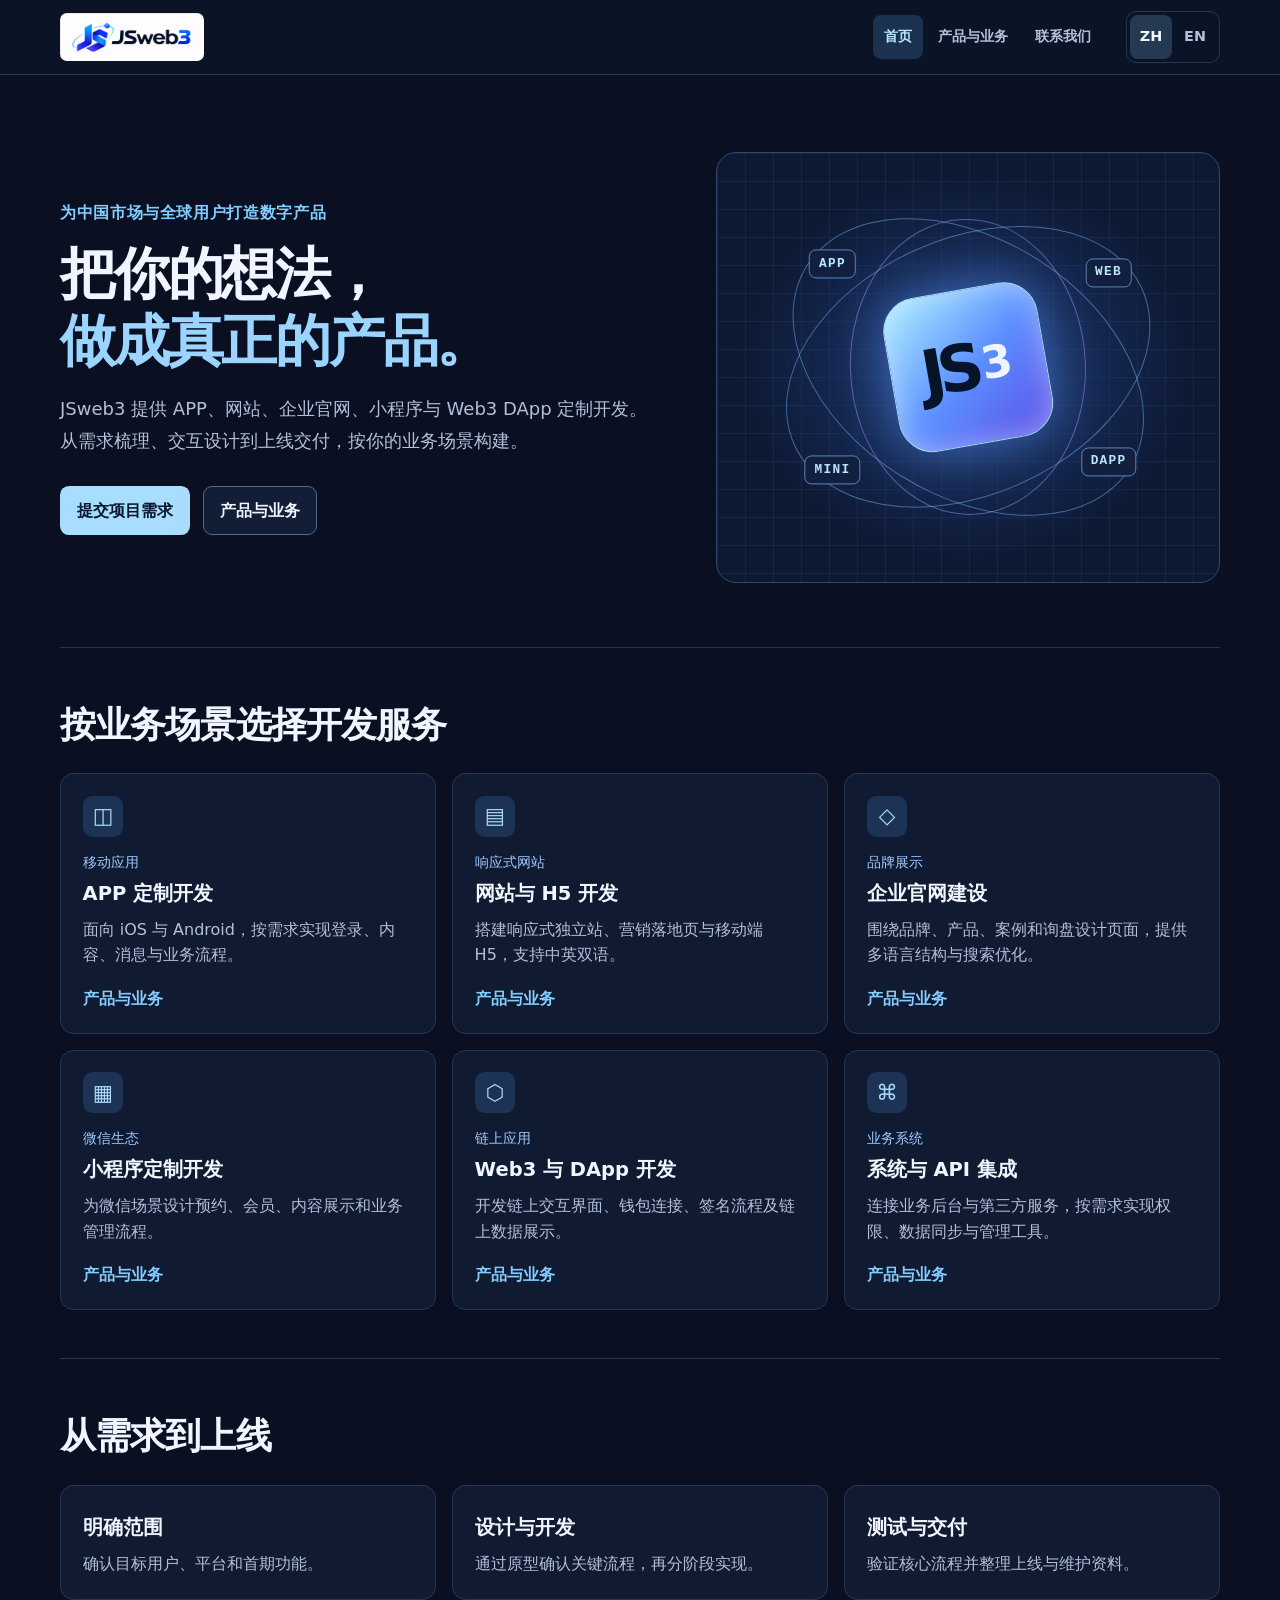
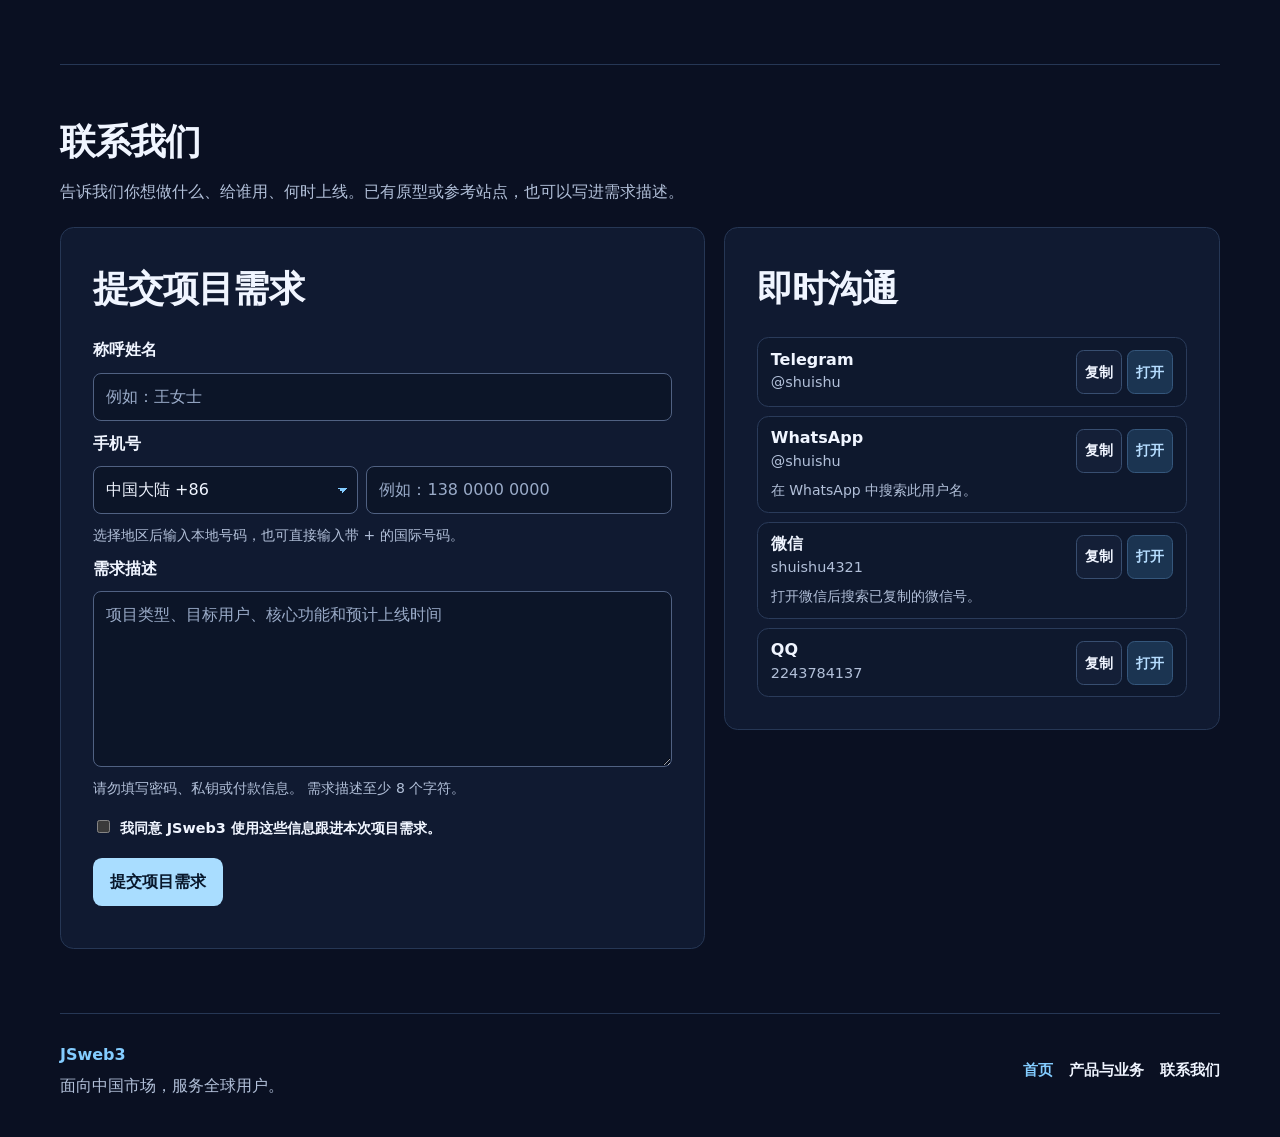
<file: site/index.html>
<!doctype html>
<html lang="zh-CN"><head><meta charset="utf-8"><meta name="viewport" content="width=device-width, initial-scale=1"><meta name="theme-color" content="#0a1022">
<title>APP、网站与 Web3 定制开发 | JSweb3</title><meta name="description" content="APP、网站、企业官网、小程序和 Web3 DApp 定制开发，面向中国市场及全球用户。"><meta name="keywords" content="APP 定制开发, 网站与 H5 开发, 企业官网建设, 小程序定制开发, Web3 与 DApp 开发, 系统与 API 集成"><meta name="author" content="JSweb3"><meta name="robots" content="index, follow, max-image-preview:large, max-snippet:-1">
<link rel="canonical" href="https://jsweb3.dev/"><link rel="alternate" hreflang="zh-CN" href="https://jsweb3.dev/"><link rel="alternate" hreflang="en" href="https://jsweb3.dev/en/"><link rel="alternate" hreflang="x-default" href="https://jsweb3.dev/">
<meta property="og:type" content="website"><meta property="og:site_name" content="JSweb3"><meta property="og:locale" content="zh_CN"><meta property="og:locale:alternate" content="en_US"><meta property="og:title" content="APP、网站与 Web3 定制开发 | JSweb3"><meta property="og:description" content="APP、网站、企业官网、小程序和 Web3 DApp 定制开发，面向中国市场及全球用户。"><meta property="og:url" content="https://jsweb3.dev/"><meta property="og:image" content="https://jsweb3.dev/assets/jsweb3-logo.png"><meta property="og:image:alt" content="JSweb3"><meta name="twitter:card" content="summary_large_image"><meta name="twitter:title" content="APP、网站与 Web3 定制开发 | JSweb3"><meta name="twitter:description" content="APP、网站、企业官网、小程序和 Web3 DApp 定制开发，面向中国市场及全球用户。"><meta name="twitter:image" content="https://jsweb3.dev/assets/jsweb3-logo.png"><meta name="twitter:image:alt" content="JSweb3">
<link rel="icon" href="./assets/jsweb3-icon.png"><link rel="stylesheet" href="./assets/site.css?v=5"><style>.header nav a[aria-current="page"]{box-shadow:none}</style><script type="application/ld+json">{"@context":"https://schema.org","@graph":[{"@type":"Organization","@id":"https://jsweb3.dev/#organization","name":"JSweb3","url":"https://jsweb3.dev","logo":"https://jsweb3.dev/assets/jsweb3-logo.png","areaServed":["China","Worldwide"],"sameAs":["https://t.me/shuishu"]},{"@type":"WebSite","@id":"https://jsweb3.dev/#website","name":"JSweb3","url":"https://jsweb3.dev","inLanguage":["zh-CN","en"],"publisher":{"@id":"https://jsweb3.dev/#organization"}},{"@type":["WebPage"],"@id":"https://jsweb3.dev/#page","url":"https://jsweb3.dev/","name":"APP、网站与 Web3 定制开发 | JSweb3","description":"APP、网站、企业官网、小程序和 Web3 DApp 定制开发，面向中国市场及全球用户。","inLanguage":"zh-CN","isPartOf":{"@id":"https://jsweb3.dev/#website"},"about":{"@id":"https://jsweb3.dev/#organization"}}]}</script></head>
<body><header class="header"><div class="header-inner"><a href="./" class="brand" aria-label="JSweb3"><img src="./assets/jsweb3-logo.png" alt="JSweb3" width="180" height="60"></a><nav aria-label="首页"><a href="./" aria-current="page">首页</a><a href="./services/">产品与业务</a><a href="./contact/">联系我们</a></nav><div class="languages" role="group" aria-label="选择语言"><a href="./" hreflang="zh-CN" lang="zh-CN" aria-label="简体中文" aria-current="true">ZH</a><a href="./en/" hreflang="en" lang="en" aria-label="English">EN</a></div></div></header><main><section class="hero"><div><p class="eyebrow">为中国市场与全球用户打造数字产品</p><h1>把你的想法，<br><em>做成真正的产品。</em></h1><p class="lead">JSweb3 提供 APP、网站、企业官网、小程序与 Web3 DApp 定制开发。从需求梳理、交互设计到上线交付，按你的业务场景构建。</p><div class="actions"><a class="button primary" href="#brief">提交项目需求</a><a class="button secondary" href="./services/">产品与业务</a></div></div><div class="blueprint" aria-hidden="true"><div class="orbit o1"></div><div class="orbit o2"></div><div class="orbit o3"></div><div class="core">JS<span>3</span></div><span class="node n1">APP</span><span class="node n2">WEB</span><span class="node n3">DAPP</span><span class="node n4">MINI</span></div></section><section class="section"><h2>按业务场景选择开发服务</h2><div class="catalog"><article class="card" id="app"><span class="tile" aria-hidden="true">◫</span><p class="tag">移动应用</p><h3>APP 定制开发</h3><p>面向 iOS 与 Android，按需求实现登录、内容、消息与业务流程。</p><a aria-label="APP 定制开发" href="./services/#app">产品与业务</a></article><article class="card" id="web"><span class="tile" aria-hidden="true">▤</span><p class="tag">响应式网站</p><h3>网站与 H5 开发</h3><p>搭建响应式独立站、营销落地页与移动端 H5，支持中英双语。</p><a aria-label="网站与 H5 开发" href="./services/#web">产品与业务</a></article><article class="card" id="corporate"><span class="tile" aria-hidden="true">◇</span><p class="tag">品牌展示</p><h3>企业官网建设</h3><p>围绕品牌、产品、案例和询盘设计页面，提供多语言结构与搜索优化。</p><a aria-label="企业官网建设" href="./services/#corporate">产品与业务</a></article><article class="card" id="mini-program"><span class="tile" aria-hidden="true">▦</span><p class="tag">微信生态</p><h3>小程序定制开发</h3><p>为微信场景设计预约、会员、内容展示和业务管理流程。</p><a aria-label="小程序定制开发" href="./services/#mini-program">产品与业务</a></article><article class="card" id="dapp"><span class="tile" aria-hidden="true">⬡</span><p class="tag">链上应用</p><h3>Web3 与 DApp 开发</h3><p>开发链上交互界面、钱包连接、签名流程及链上数据展示。</p><a aria-label="Web3 与 DApp 开发" href="./services/#dapp">产品与业务</a></article><article class="card" id="integration"><span class="tile" aria-hidden="true">⌘</span><p class="tag">业务系统</p><h3>系统与 API 集成</h3><p>连接业务后台与第三方服务，按需求实现权限、数据同步与管理工具。</p><a aria-label="系统与 API 集成" href="./services/#integration">产品与业务</a></article></div></section><section class="section process"><h2>从需求到上线</h2><div class="steps"><article><h3>明确范围</h3><p>确认目标用户、平台和首期功能。</p></article><article><h3>设计与开发</h3><p>通过原型确认关键流程，再分阶段实现。</p></article><article><h3>测试与交付</h3><p>验证核心流程并整理上线与维护资料。</p></article></div></section><section aria-labelledby="contact-title"><div class="section contact-intro"><h2 id="contact-title">联系我们</h2><p>告诉我们你想做什么、给谁用、何时上线。已有原型或参考站点，也可以写进需求描述。</p></div><div class="contact-layout"><section class="panel" id="brief"><h2>提交项目需求</h2><form id="brief-form" method="post"><label for="name">称呼姓名</label><input id="name" name="name" autocomplete="name" required maxlength="80" placeholder="例如：王女士"><label for="phone">手机号</label><div class="phone-row"><select id="region" name="region" aria-label="国家或地区"><option value="CN">中国大陆 +86</option><option value="HK">中国香港 +852</option><option value="MO">中国澳门 +853</option><option value="TW">中国台湾 +886</option><option value="US">美国 / 加拿大 +1</option><option value="GB">英国 +44</option><option value="AU">澳大利亚 +61</option><option value="SG">新加坡 +65</option><option value="MY">马来西亚 +60</option><option value="JP">日本 +81</option><option value="KR">韩国 +82</option><option value="IN">印度 +91</option><option value="DE">德国 +49</option><option value="FR">法国 +33</option><option value="AE">阿联酋 +971</option><option value="INT">国际号码</option></select><input id="phone" name="phone" type="tel" inputmode="tel" autocomplete="tel" required maxlength="40" aria-describedby="phone-help" placeholder="例如：138 0000 0000"></div><p class="hint" id="phone-help">选择地区后输入本地号码，也可直接输入带 + 的国际号码。</p><label for="description">需求描述</label><textarea id="description" name="description" rows="6" minlength="8" maxlength="2000" required placeholder="项目类型、目标用户、核心功能和预计上线时间"></textarea><p class="hint">请勿填写密码、私钥或付款信息。 需求描述至少 8 个字符。</p><label class="consent"><input type="checkbox" name="consent" required> <span>我同意 JSweb3 使用这些信息跟进本次项目需求。</span></label><div hidden><label>Website<input name="website" tabindex="-1" autocomplete="off"></label></div><button class="button primary" type="submit">提交项目需求</button><p class="status" id="form-status" role="status"></p></form></section><aside class="panel channels"><h2>即时沟通</h2><div class="channel-grid"><div class="channel"><div class="channel-details"><strong>Telegram</strong><span>@shuishu</span></div><div class="channel-actions"><button type="button" data-copy="@shuishu" aria-label="复制 Telegram">复制</button><a href="https://t.me/shuishu" aria-label="打开 Telegram" target="_blank" rel="noopener noreferrer">打开</a></div></div><div class="channel"><div class="channel-details"><strong>WhatsApp</strong><span>@shuishu</span></div><div class="channel-actions"><button type="button" data-copy="@shuishu" aria-label="复制 WhatsApp">复制</button><a href="https://web.whatsapp.com/" aria-label="打开 WhatsApp" target="_blank" rel="noopener noreferrer">打开</a></div><small class="channel-hint">在 WhatsApp 中搜索此用户名。</small></div><div class="channel"><div class="channel-details"><strong>微信</strong><span>shuishu4321</span></div><div class="channel-actions"><button type="button" data-copy="shuishu4321" aria-label="复制 WeChat">复制</button><a href="weixin://" aria-label="打开 WeChat" data-copy-on-open="shuishu4321">打开</a></div><small class="channel-hint">打开微信后搜索已复制的微信号。</small></div><div class="channel"><div class="channel-details"><strong>QQ</strong><span>2243784137</span></div><div class="channel-actions"><button type="button" data-copy="2243784137" aria-label="复制 QQ">复制</button><a href="https://wpa.qq.com/msgrd?v=3&amp;uin=2243784137&amp;site=qq&amp;menu=yes" aria-label="打开 QQ" target="_blank" rel="noopener noreferrer">打开</a></div></div></div><p class="status" id="copy-status" role="status"></p></aside></div><dialog id="brief-success" aria-labelledby="brief-success-title" aria-describedby="brief-success-description"><div class="receipt-mark" aria-hidden="true">✓</div><h2 id="brief-success-title">提交成功</h2><p id="brief-success-description">需求已保存，我们会按你提供的方式联系你。</p><dl class="receipt-reference"><dt>需求编号</dt><dd id="brief-success-id"></dd></dl><form method="dialog"><button class="button primary" autofocus>完成</button></form></dialog><script type="application/json" id="messages">{"copied":"已复制","copyFail":"复制失败，请手动选中账号。","badName":"请输入你的称呼。","badPhone":"请输入有效格式的手机号。","badDescription":"请填写至少 8 个字符的需求描述。","badConsent":"请勾选同意后再提交。","sending":"正在提交…","sent":"需求已保存，我们会按你提供的方式联系你。","failed":"暂时无法提交。请稍后重试，或使用即时联系方式。","limited":"提交次数较多，请稍后重试。","submit":"提交项目需求","reference":"需求编号"}</script><script type="module" src="./assets/contact.mjs?v=3"></script></section></main><footer><div><a class="footer-brand" href="./">JSweb3</a><p>面向中国市场，服务全球用户。</p></div><nav aria-label="页脚导航"><a href="./" aria-current="page">首页</a><a href="./services/">产品与业务</a><a href="./contact/">联系我们</a></nav></footer></body></html>
</file>
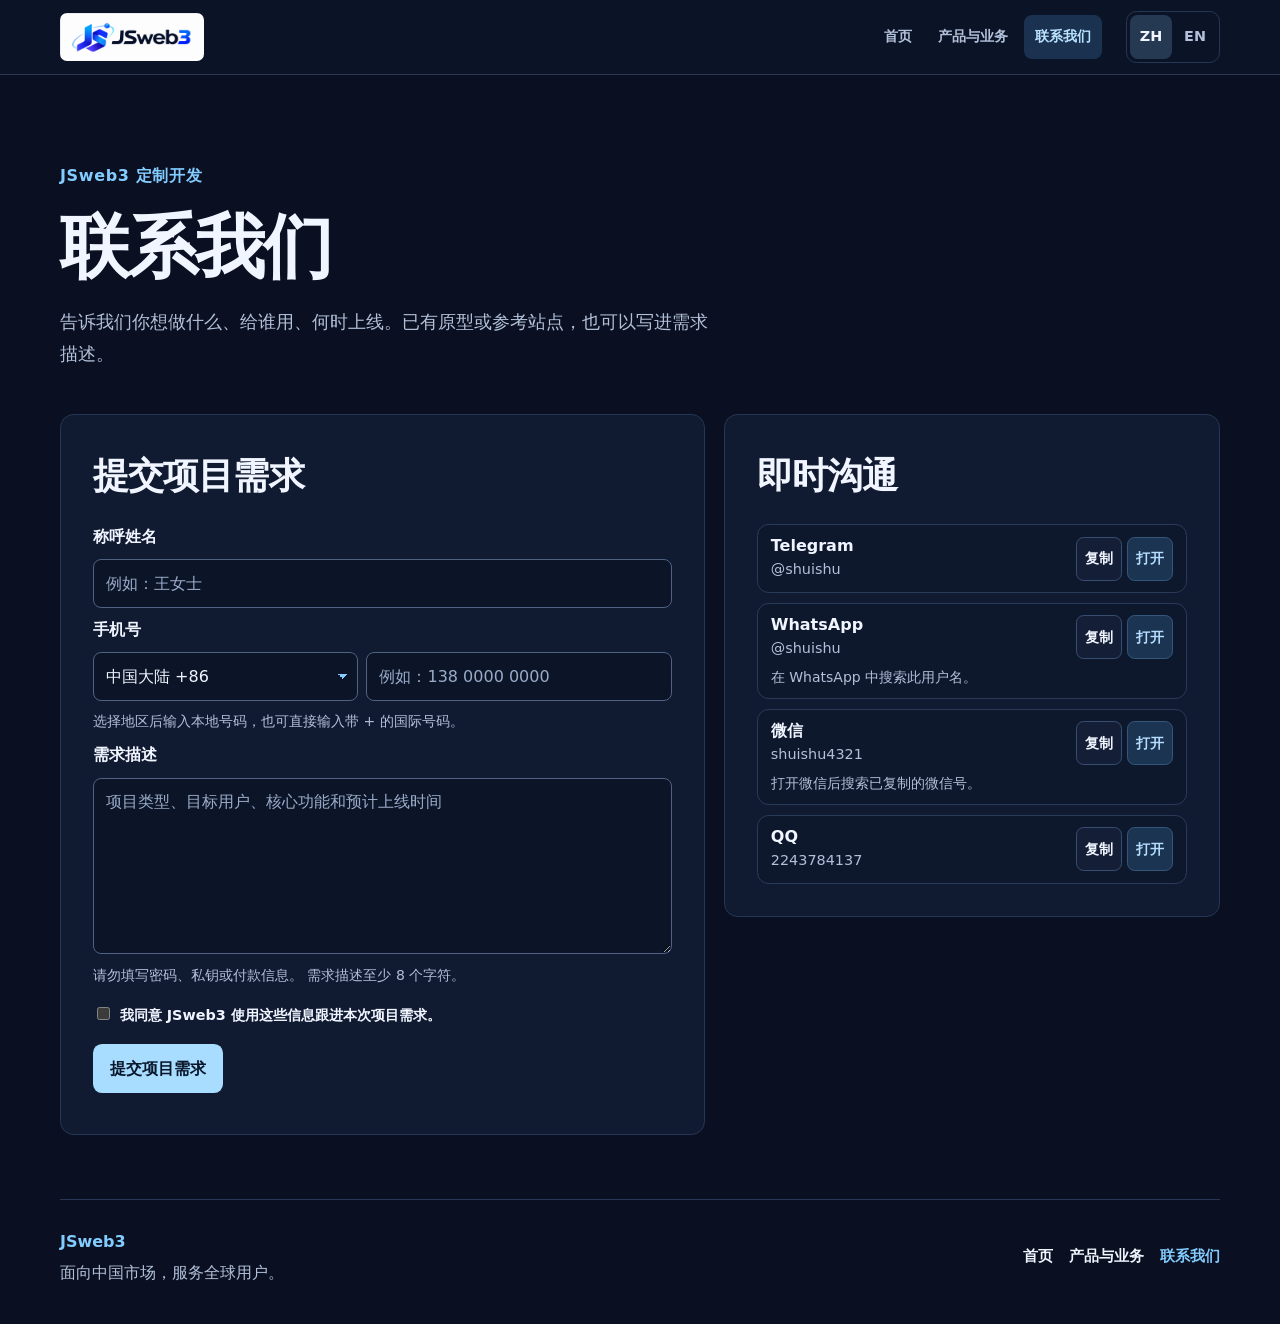
<file: site/contact/index.html>
<!doctype html>
<html lang="zh-CN"><head><meta charset="utf-8"><meta name="viewport" content="width=device-width, initial-scale=1"><meta name="theme-color" content="#0a1022">
<title>联系我们｜提交定制开发需求 | JSweb3</title><meta name="description" content="联系 JSweb3，提交 APP、官网、小程序或 Web3 DApp 项目需求，或通过 Telegram、微信、QQ 和 WhatsApp 找到我们。"><meta name="keywords" content="APP 定制开发, 网站与 H5 开发, 企业官网建设, 小程序定制开发, Web3 与 DApp 开发, 系统与 API 集成"><meta name="author" content="JSweb3"><meta name="robots" content="index, follow, max-image-preview:large, max-snippet:-1">
<link rel="canonical" href="https://jsweb3.dev/contact/"><link rel="alternate" hreflang="zh-CN" href="https://jsweb3.dev/contact/"><link rel="alternate" hreflang="en" href="https://jsweb3.dev/en/contact/"><link rel="alternate" hreflang="x-default" href="https://jsweb3.dev/contact/">
<meta property="og:type" content="website"><meta property="og:site_name" content="JSweb3"><meta property="og:locale" content="zh_CN"><meta property="og:locale:alternate" content="en_US"><meta property="og:title" content="联系我们｜提交定制开发需求 | JSweb3"><meta property="og:description" content="联系 JSweb3，提交 APP、官网、小程序或 Web3 DApp 项目需求，或通过 Telegram、微信、QQ 和 WhatsApp 找到我们。"><meta property="og:url" content="https://jsweb3.dev/contact/"><meta property="og:image" content="https://jsweb3.dev/assets/jsweb3-logo.png"><meta property="og:image:alt" content="JSweb3"><meta name="twitter:card" content="summary_large_image"><meta name="twitter:title" content="联系我们｜提交定制开发需求 | JSweb3"><meta name="twitter:description" content="联系 JSweb3，提交 APP、官网、小程序或 Web3 DApp 项目需求，或通过 Telegram、微信、QQ 和 WhatsApp 找到我们。"><meta name="twitter:image" content="https://jsweb3.dev/assets/jsweb3-logo.png"><meta name="twitter:image:alt" content="JSweb3">
<link rel="icon" href="../assets/jsweb3-icon.png"><link rel="stylesheet" href="../assets/site.css?v=5"><style>.header nav a[aria-current="page"]{box-shadow:none}</style><script type="application/ld+json">{"@context":"https://schema.org","@graph":[{"@type":"Organization","@id":"https://jsweb3.dev/#organization","name":"JSweb3","url":"https://jsweb3.dev","logo":"https://jsweb3.dev/assets/jsweb3-logo.png","areaServed":["China","Worldwide"],"sameAs":["https://t.me/shuishu"]},{"@type":"WebSite","@id":"https://jsweb3.dev/#website","name":"JSweb3","url":"https://jsweb3.dev","inLanguage":["zh-CN","en"],"publisher":{"@id":"https://jsweb3.dev/#organization"}},{"@type":["WebPage","ContactPage"],"@id":"https://jsweb3.dev/contact/#page","url":"https://jsweb3.dev/contact/","name":"联系我们｜提交定制开发需求 | JSweb3","description":"联系 JSweb3，提交 APP、官网、小程序或 Web3 DApp 项目需求，或通过 Telegram、微信、QQ 和 WhatsApp 找到我们。","inLanguage":"zh-CN","isPartOf":{"@id":"https://jsweb3.dev/#website"},"about":{"@id":"https://jsweb3.dev/#organization"}},{"@type":"BreadcrumbList","itemListElement":[{"@type":"ListItem","position":1,"name":"首页","item":"https://jsweb3.dev/"},{"@type":"ListItem","position":2,"name":"联系我们","item":"https://jsweb3.dev/contact/"}]}]}</script></head>
<body><header class="header"><div class="header-inner"><a href="../" class="brand" aria-label="JSweb3"><img src="../assets/jsweb3-logo.png" alt="JSweb3" width="180" height="60"></a><nav aria-label="首页"><a href="../">首页</a><a href="../services/">产品与业务</a><a href="../contact/" aria-current="page">联系我们</a></nav><div class="languages" role="group" aria-label="选择语言"><a href="../contact/" hreflang="zh-CN" lang="zh-CN" aria-label="简体中文" aria-current="true">ZH</a><a href="../en/contact/" hreflang="en" lang="en" aria-label="English">EN</a></div></div></header><main><section aria-labelledby="contact-title"><div class="page-intro"><p class="eyebrow">JSweb3 定制开发</p><h1 id="contact-title">联系我们</h1><p class="lead">告诉我们你想做什么、给谁用、何时上线。已有原型或参考站点，也可以写进需求描述。</p></div><div class="contact-layout"><section class="panel" id="brief"><h2>提交项目需求</h2><form id="brief-form" method="post"><label for="name">称呼姓名</label><input id="name" name="name" autocomplete="name" required maxlength="80" placeholder="例如：王女士"><label for="phone">手机号</label><div class="phone-row"><select id="region" name="region" aria-label="国家或地区"><option value="CN">中国大陆 +86</option><option value="HK">中国香港 +852</option><option value="MO">中国澳门 +853</option><option value="TW">中国台湾 +886</option><option value="US">美国 / 加拿大 +1</option><option value="GB">英国 +44</option><option value="AU">澳大利亚 +61</option><option value="SG">新加坡 +65</option><option value="MY">马来西亚 +60</option><option value="JP">日本 +81</option><option value="KR">韩国 +82</option><option value="IN">印度 +91</option><option value="DE">德国 +49</option><option value="FR">法国 +33</option><option value="AE">阿联酋 +971</option><option value="INT">国际号码</option></select><input id="phone" name="phone" type="tel" inputmode="tel" autocomplete="tel" required maxlength="40" aria-describedby="phone-help" placeholder="例如：138 0000 0000"></div><p class="hint" id="phone-help">选择地区后输入本地号码，也可直接输入带 + 的国际号码。</p><label for="description">需求描述</label><textarea id="description" name="description" rows="6" minlength="8" maxlength="2000" required placeholder="项目类型、目标用户、核心功能和预计上线时间"></textarea><p class="hint">请勿填写密码、私钥或付款信息。 需求描述至少 8 个字符。</p><label class="consent"><input type="checkbox" name="consent" required> <span>我同意 JSweb3 使用这些信息跟进本次项目需求。</span></label><div hidden><label>Website<input name="website" tabindex="-1" autocomplete="off"></label></div><button class="button primary" type="submit">提交项目需求</button><p class="status" id="form-status" role="status"></p></form></section><aside class="panel channels"><h2>即时沟通</h2><div class="channel-grid"><div class="channel"><div class="channel-details"><strong>Telegram</strong><span>@shuishu</span></div><div class="channel-actions"><button type="button" data-copy="@shuishu" aria-label="复制 Telegram">复制</button><a href="https://t.me/shuishu" aria-label="打开 Telegram" target="_blank" rel="noopener noreferrer">打开</a></div></div><div class="channel"><div class="channel-details"><strong>WhatsApp</strong><span>@shuishu</span></div><div class="channel-actions"><button type="button" data-copy="@shuishu" aria-label="复制 WhatsApp">复制</button><a href="https://web.whatsapp.com/" aria-label="打开 WhatsApp" target="_blank" rel="noopener noreferrer">打开</a></div><small class="channel-hint">在 WhatsApp 中搜索此用户名。</small></div><div class="channel"><div class="channel-details"><strong>微信</strong><span>shuishu4321</span></div><div class="channel-actions"><button type="button" data-copy="shuishu4321" aria-label="复制 WeChat">复制</button><a href="weixin://" aria-label="打开 WeChat" data-copy-on-open="shuishu4321">打开</a></div><small class="channel-hint">打开微信后搜索已复制的微信号。</small></div><div class="channel"><div class="channel-details"><strong>QQ</strong><span>2243784137</span></div><div class="channel-actions"><button type="button" data-copy="2243784137" aria-label="复制 QQ">复制</button><a href="https://wpa.qq.com/msgrd?v=3&amp;uin=2243784137&amp;site=qq&amp;menu=yes" aria-label="打开 QQ" target="_blank" rel="noopener noreferrer">打开</a></div></div></div><p class="status" id="copy-status" role="status"></p></aside></div><dialog id="brief-success" aria-labelledby="brief-success-title" aria-describedby="brief-success-description"><div class="receipt-mark" aria-hidden="true">✓</div><h2 id="brief-success-title">提交成功</h2><p id="brief-success-description">需求已保存，我们会按你提供的方式联系你。</p><dl class="receipt-reference"><dt>需求编号</dt><dd id="brief-success-id"></dd></dl><form method="dialog"><button class="button primary" autofocus>完成</button></form></dialog><script type="application/json" id="messages">{"copied":"已复制","copyFail":"复制失败，请手动选中账号。","badName":"请输入你的称呼。","badPhone":"请输入有效格式的手机号。","badDescription":"请填写至少 8 个字符的需求描述。","badConsent":"请勾选同意后再提交。","sending":"正在提交…","sent":"需求已保存，我们会按你提供的方式联系你。","failed":"暂时无法提交。请稍后重试，或使用即时联系方式。","limited":"提交次数较多，请稍后重试。","submit":"提交项目需求","reference":"需求编号"}</script><script type="module" src="../assets/contact.mjs?v=3"></script></section></main><footer><div><a class="footer-brand" href="../">JSweb3</a><p>面向中国市场，服务全球用户。</p></div><nav aria-label="页脚导航"><a href="../">首页</a><a href="../services/">产品与业务</a><a href="../contact/" aria-current="page">联系我们</a></nav></footer></body></html>
</file>
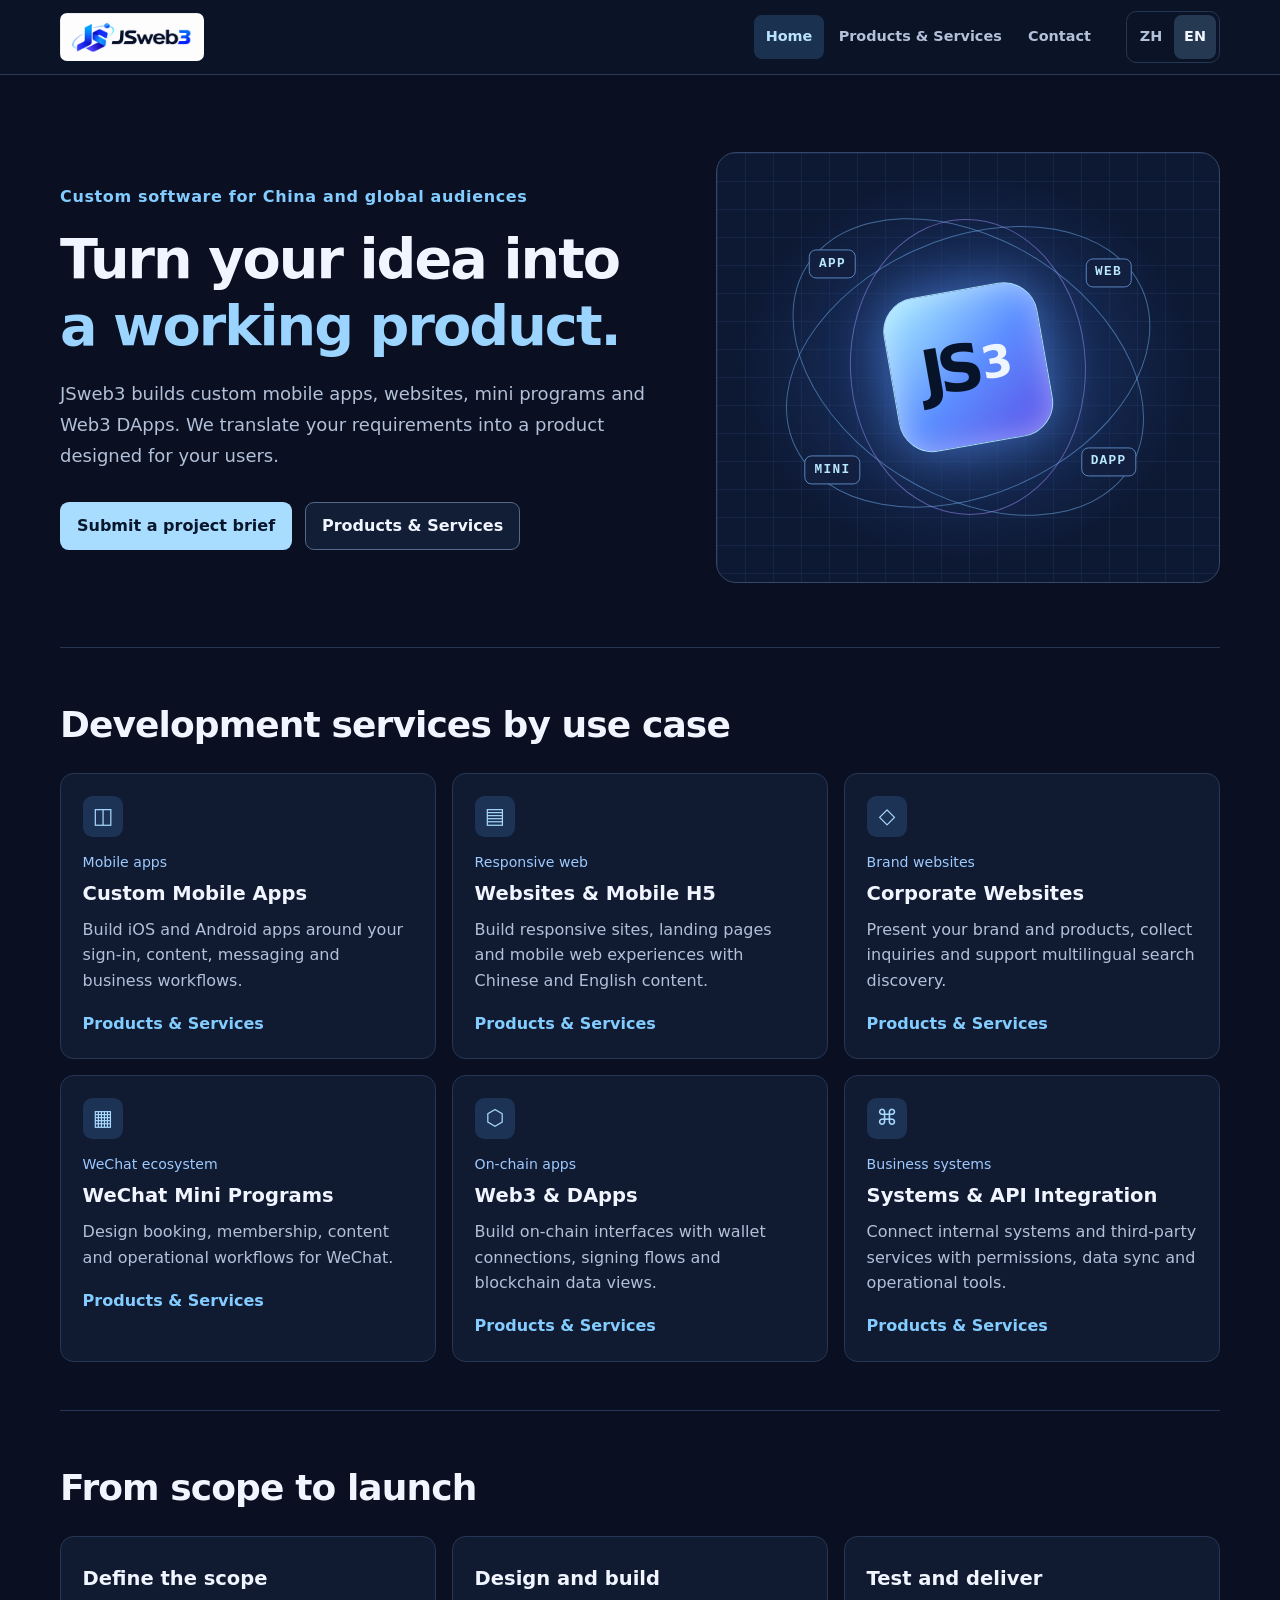
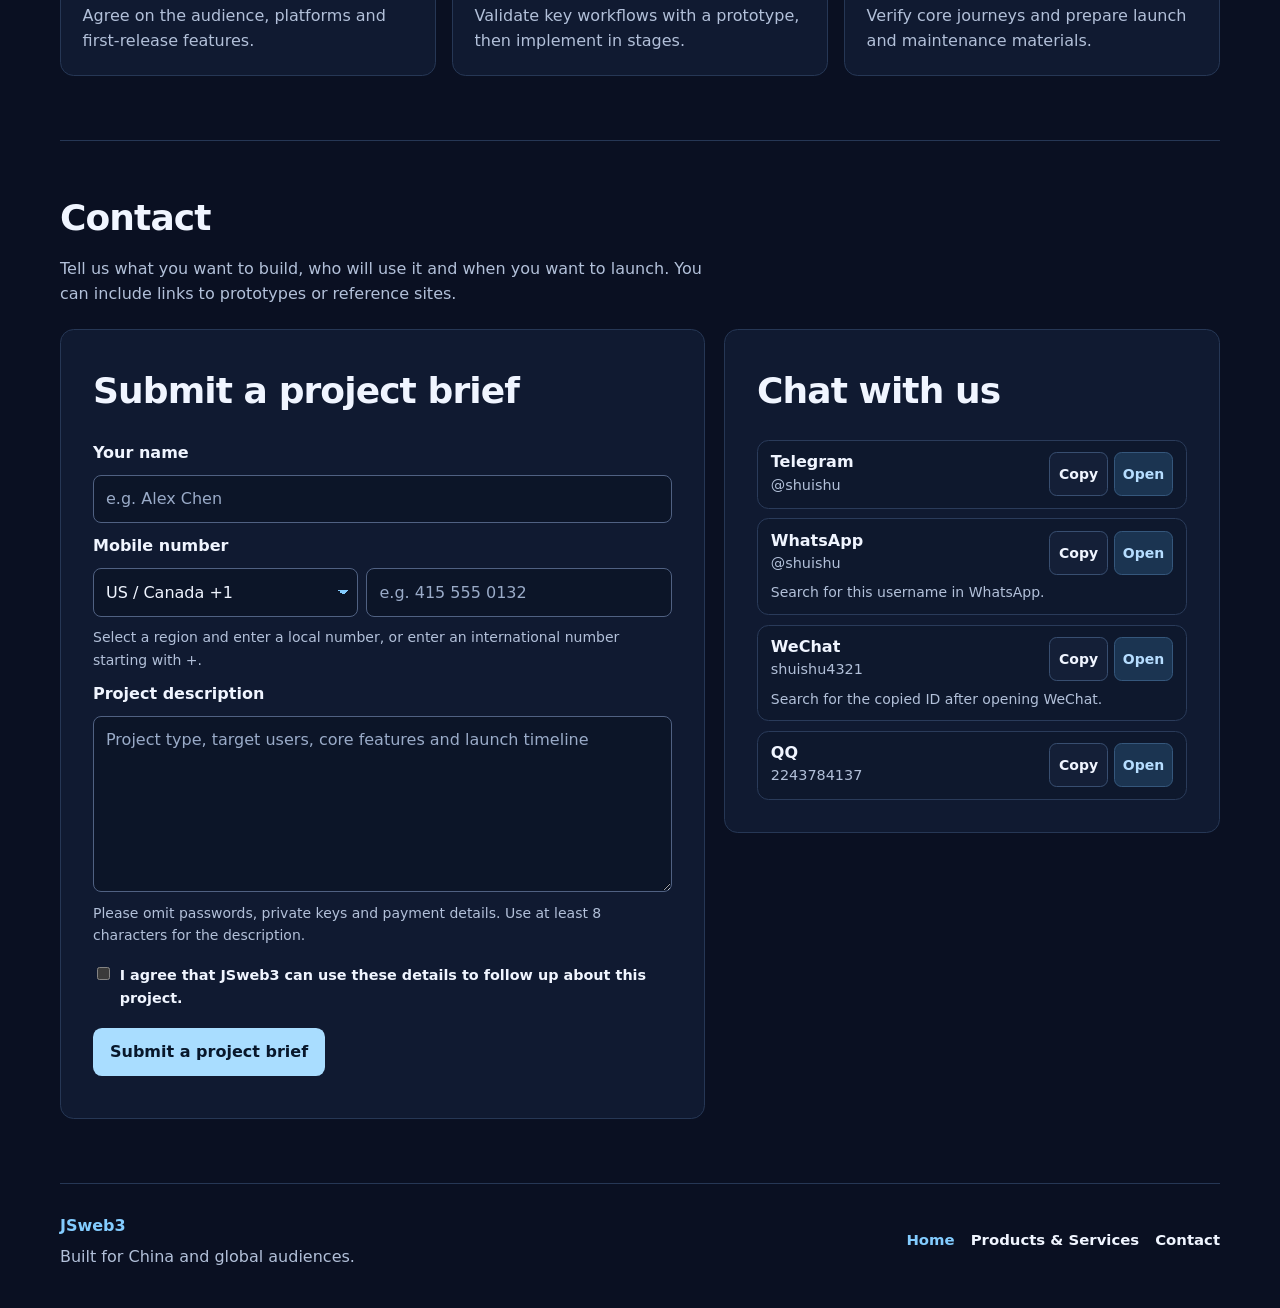
<file: site/en/index.html>
<!doctype html>
<html lang="en"><head><meta charset="utf-8"><meta name="viewport" content="width=device-width, initial-scale=1"><meta name="theme-color" content="#0a1022">
<title>Custom App, Web &amp; Web3 Development | JSweb3</title><meta name="description" content="Custom development for mobile apps, websites, company sites, mini programs and Web3 DApps for China and global audiences."><meta name="keywords" content="Custom Mobile Apps, Websites &amp; Mobile H5, Corporate Websites, WeChat Mini Programs, Web3 &amp; DApps, Systems &amp; API Integration"><meta name="author" content="JSweb3"><meta name="robots" content="index, follow, max-image-preview:large, max-snippet:-1">
<link rel="canonical" href="https://jsweb3.dev/en/"><link rel="alternate" hreflang="zh-CN" href="https://jsweb3.dev/"><link rel="alternate" hreflang="en" href="https://jsweb3.dev/en/"><link rel="alternate" hreflang="x-default" href="https://jsweb3.dev/">
<meta property="og:type" content="website"><meta property="og:site_name" content="JSweb3"><meta property="og:locale" content="en_US"><meta property="og:locale:alternate" content="zh_CN"><meta property="og:title" content="Custom App, Web &amp; Web3 Development | JSweb3"><meta property="og:description" content="Custom development for mobile apps, websites, company sites, mini programs and Web3 DApps for China and global audiences."><meta property="og:url" content="https://jsweb3.dev/en/"><meta property="og:image" content="https://jsweb3.dev/assets/jsweb3-logo.png"><meta property="og:image:alt" content="JSweb3"><meta name="twitter:card" content="summary_large_image"><meta name="twitter:title" content="Custom App, Web &amp; Web3 Development | JSweb3"><meta name="twitter:description" content="Custom development for mobile apps, websites, company sites, mini programs and Web3 DApps for China and global audiences."><meta name="twitter:image" content="https://jsweb3.dev/assets/jsweb3-logo.png"><meta name="twitter:image:alt" content="JSweb3">
<link rel="icon" href="../assets/jsweb3-icon.png"><link rel="stylesheet" href="../assets/site.css?v=5"><style>.header nav a[aria-current="page"]{box-shadow:none}</style><script type="application/ld+json">{"@context":"https://schema.org","@graph":[{"@type":"Organization","@id":"https://jsweb3.dev/#organization","name":"JSweb3","url":"https://jsweb3.dev","logo":"https://jsweb3.dev/assets/jsweb3-logo.png","areaServed":["China","Worldwide"],"sameAs":["https://t.me/shuishu"]},{"@type":"WebSite","@id":"https://jsweb3.dev/#website","name":"JSweb3","url":"https://jsweb3.dev","inLanguage":["zh-CN","en"],"publisher":{"@id":"https://jsweb3.dev/#organization"}},{"@type":["WebPage"],"@id":"https://jsweb3.dev/en/#page","url":"https://jsweb3.dev/en/","name":"Custom App, Web & Web3 Development | JSweb3","description":"Custom development for mobile apps, websites, company sites, mini programs and Web3 DApps for China and global audiences.","inLanguage":"en","isPartOf":{"@id":"https://jsweb3.dev/#website"},"about":{"@id":"https://jsweb3.dev/#organization"}}]}</script></head>
<body><header class="header"><div class="header-inner"><a href="../en/" class="brand" aria-label="JSweb3"><img src="../assets/jsweb3-logo.png" alt="JSweb3" width="180" height="60"></a><nav aria-label="Home"><a href="../en/" aria-current="page">Home</a><a href="../en/services/">Products & Services</a><a href="../en/contact/">Contact</a></nav><div class="languages" role="group" aria-label="Language"><a href="../" hreflang="zh-CN" lang="zh-CN" aria-label="简体中文">ZH</a><a href="../en/" hreflang="en" lang="en" aria-label="English" aria-current="true">EN</a></div></div></header><main><section class="hero"><div><p class="eyebrow">Custom software for China and global audiences</p><h1>Turn your idea into<br><em>a working product.</em></h1><p class="lead">JSweb3 builds custom mobile apps, websites, mini programs and Web3 DApps. We translate your requirements into a product designed for your users.</p><div class="actions"><a class="button primary" href="#brief">Submit a project brief</a><a class="button secondary" href="../en/services/">Products & Services</a></div></div><div class="blueprint" aria-hidden="true"><div class="orbit o1"></div><div class="orbit o2"></div><div class="orbit o3"></div><div class="core">JS<span>3</span></div><span class="node n1">APP</span><span class="node n2">WEB</span><span class="node n3">DAPP</span><span class="node n4">MINI</span></div></section><section class="section"><h2>Development services by use case</h2><div class="catalog"><article class="card" id="app"><span class="tile" aria-hidden="true">◫</span><p class="tag">Mobile apps</p><h3>Custom Mobile Apps</h3><p>Build iOS and Android apps around your sign-in, content, messaging and business workflows.</p><a aria-label="Custom Mobile Apps" href="../en/services/#app">Products & Services</a></article><article class="card" id="web"><span class="tile" aria-hidden="true">▤</span><p class="tag">Responsive web</p><h3>Websites & Mobile H5</h3><p>Build responsive sites, landing pages and mobile web experiences with Chinese and English content.</p><a aria-label="Websites & Mobile H5" href="../en/services/#web">Products & Services</a></article><article class="card" id="corporate"><span class="tile" aria-hidden="true">◇</span><p class="tag">Brand websites</p><h3>Corporate Websites</h3><p>Present your brand and products, collect inquiries and support multilingual search discovery.</p><a aria-label="Corporate Websites" href="../en/services/#corporate">Products & Services</a></article><article class="card" id="mini-program"><span class="tile" aria-hidden="true">▦</span><p class="tag">WeChat ecosystem</p><h3>WeChat Mini Programs</h3><p>Design booking, membership, content and operational workflows for WeChat.</p><a aria-label="WeChat Mini Programs" href="../en/services/#mini-program">Products & Services</a></article><article class="card" id="dapp"><span class="tile" aria-hidden="true">⬡</span><p class="tag">On-chain apps</p><h3>Web3 & DApps</h3><p>Build on-chain interfaces with wallet connections, signing flows and blockchain data views.</p><a aria-label="Web3 & DApps" href="../en/services/#dapp">Products & Services</a></article><article class="card" id="integration"><span class="tile" aria-hidden="true">⌘</span><p class="tag">Business systems</p><h3>Systems & API Integration</h3><p>Connect internal systems and third-party services with permissions, data sync and operational tools.</p><a aria-label="Systems & API Integration" href="../en/services/#integration">Products & Services</a></article></div></section><section class="section process"><h2>From scope to launch</h2><div class="steps"><article><h3>Define the scope</h3><p>Agree on the audience, platforms and first-release features.</p></article><article><h3>Design and build</h3><p>Validate key workflows with a prototype, then implement in stages.</p></article><article><h3>Test and deliver</h3><p>Verify core journeys and prepare launch and maintenance materials.</p></article></div></section><section aria-labelledby="contact-title"><div class="section contact-intro"><h2 id="contact-title">Contact</h2><p>Tell us what you want to build, who will use it and when you want to launch. You can include links to prototypes or reference sites.</p></div><div class="contact-layout"><section class="panel" id="brief"><h2>Submit a project brief</h2><form id="brief-form" method="post"><label for="name">Your name</label><input id="name" name="name" autocomplete="name" required maxlength="80" placeholder="e.g. Alex Chen"><label for="phone">Mobile number</label><div class="phone-row"><select id="region" name="region" aria-label="Country or region"><option value="CN">China mainland +86</option><option value="HK">Hong Kong +852</option><option value="MO">Macao +853</option><option value="TW">Taiwan +886</option><option value="US">US / Canada +1</option><option value="GB">United Kingdom +44</option><option value="AU">Australia +61</option><option value="SG">Singapore +65</option><option value="MY">Malaysia +60</option><option value="JP">Japan +81</option><option value="KR">South Korea +82</option><option value="IN">India +91</option><option value="DE">Germany +49</option><option value="FR">France +33</option><option value="AE">UAE +971</option><option value="INT">International number</option></select><input id="phone" name="phone" type="tel" inputmode="tel" autocomplete="tel" required maxlength="40" aria-describedby="phone-help" placeholder="e.g. 415 555 0132"></div><p class="hint" id="phone-help">Select a region and enter a local number, or enter an international number starting with +.</p><label for="description">Project description</label><textarea id="description" name="description" rows="6" minlength="8" maxlength="2000" required placeholder="Project type, target users, core features and launch timeline"></textarea><p class="hint">Please omit passwords, private keys and payment details. Use at least 8 characters for the description.</p><label class="consent"><input type="checkbox" name="consent" required> <span>I agree that JSweb3 can use these details to follow up about this project.</span></label><div hidden><label>Website<input name="website" tabindex="-1" autocomplete="off"></label></div><button class="button primary" type="submit">Submit a project brief</button><p class="status" id="form-status" role="status"></p></form></section><aside class="panel channels"><h2>Chat with us</h2><div class="channel-grid"><div class="channel"><div class="channel-details"><strong>Telegram</strong><span>@shuishu</span></div><div class="channel-actions"><button type="button" data-copy="@shuishu" aria-label="Copy Telegram">Copy</button><a href="https://t.me/shuishu" aria-label="Open Telegram" target="_blank" rel="noopener noreferrer">Open</a></div></div><div class="channel"><div class="channel-details"><strong>WhatsApp</strong><span>@shuishu</span></div><div class="channel-actions"><button type="button" data-copy="@shuishu" aria-label="Copy WhatsApp">Copy</button><a href="https://web.whatsapp.com/" aria-label="Open WhatsApp" target="_blank" rel="noopener noreferrer">Open</a></div><small class="channel-hint">Search for this username in WhatsApp.</small></div><div class="channel"><div class="channel-details"><strong>WeChat</strong><span>shuishu4321</span></div><div class="channel-actions"><button type="button" data-copy="shuishu4321" aria-label="Copy WeChat">Copy</button><a href="weixin://" aria-label="Open WeChat" data-copy-on-open="shuishu4321">Open</a></div><small class="channel-hint">Search for the copied ID after opening WeChat.</small></div><div class="channel"><div class="channel-details"><strong>QQ</strong><span>2243784137</span></div><div class="channel-actions"><button type="button" data-copy="2243784137" aria-label="Copy QQ">Copy</button><a href="https://wpa.qq.com/msgrd?v=3&amp;uin=2243784137&amp;site=qq&amp;menu=yes" aria-label="Open QQ" target="_blank" rel="noopener noreferrer">Open</a></div></div></div><p class="status" id="copy-status" role="status"></p></aside></div><dialog id="brief-success" aria-labelledby="brief-success-title" aria-describedby="brief-success-description"><div class="receipt-mark" aria-hidden="true">✓</div><h2 id="brief-success-title">Brief submitted</h2><p id="brief-success-description">Your brief was saved. We’ll follow up using the information you provided.</p><dl class="receipt-reference"><dt>Request ID</dt><dd id="brief-success-id"></dd></dl><form method="dialog"><button class="button primary" autofocus>Done</button></form></dialog><script type="application/json" id="messages">{"copied":"Copied","copyFail":"Could not copy. Please select the account manually.","badName":"Enter your name.","badPhone":"Enter a mobile number in a valid format.","badDescription":"Describe your project in at least 8 characters.","badConsent":"Please check the consent box to continue.","sending":"Submitting…","sent":"Your brief was saved. We’ll follow up using the information you provided.","failed":"Submission is temporarily unavailable. Try again or use one of the chat channels.","limited":"Too many requests. Try again later.","submit":"Submit a project brief","reference":"Request ID"}</script><script type="module" src="../assets/contact.mjs?v=3"></script></section></main><footer><div><a class="footer-brand" href="../en/">JSweb3</a><p>Built for China and global audiences.</p></div><nav aria-label="Footer"><a href="../en/" aria-current="page">Home</a><a href="../en/services/">Products & Services</a><a href="../en/contact/">Contact</a></nav></footer></body></html>
</file>
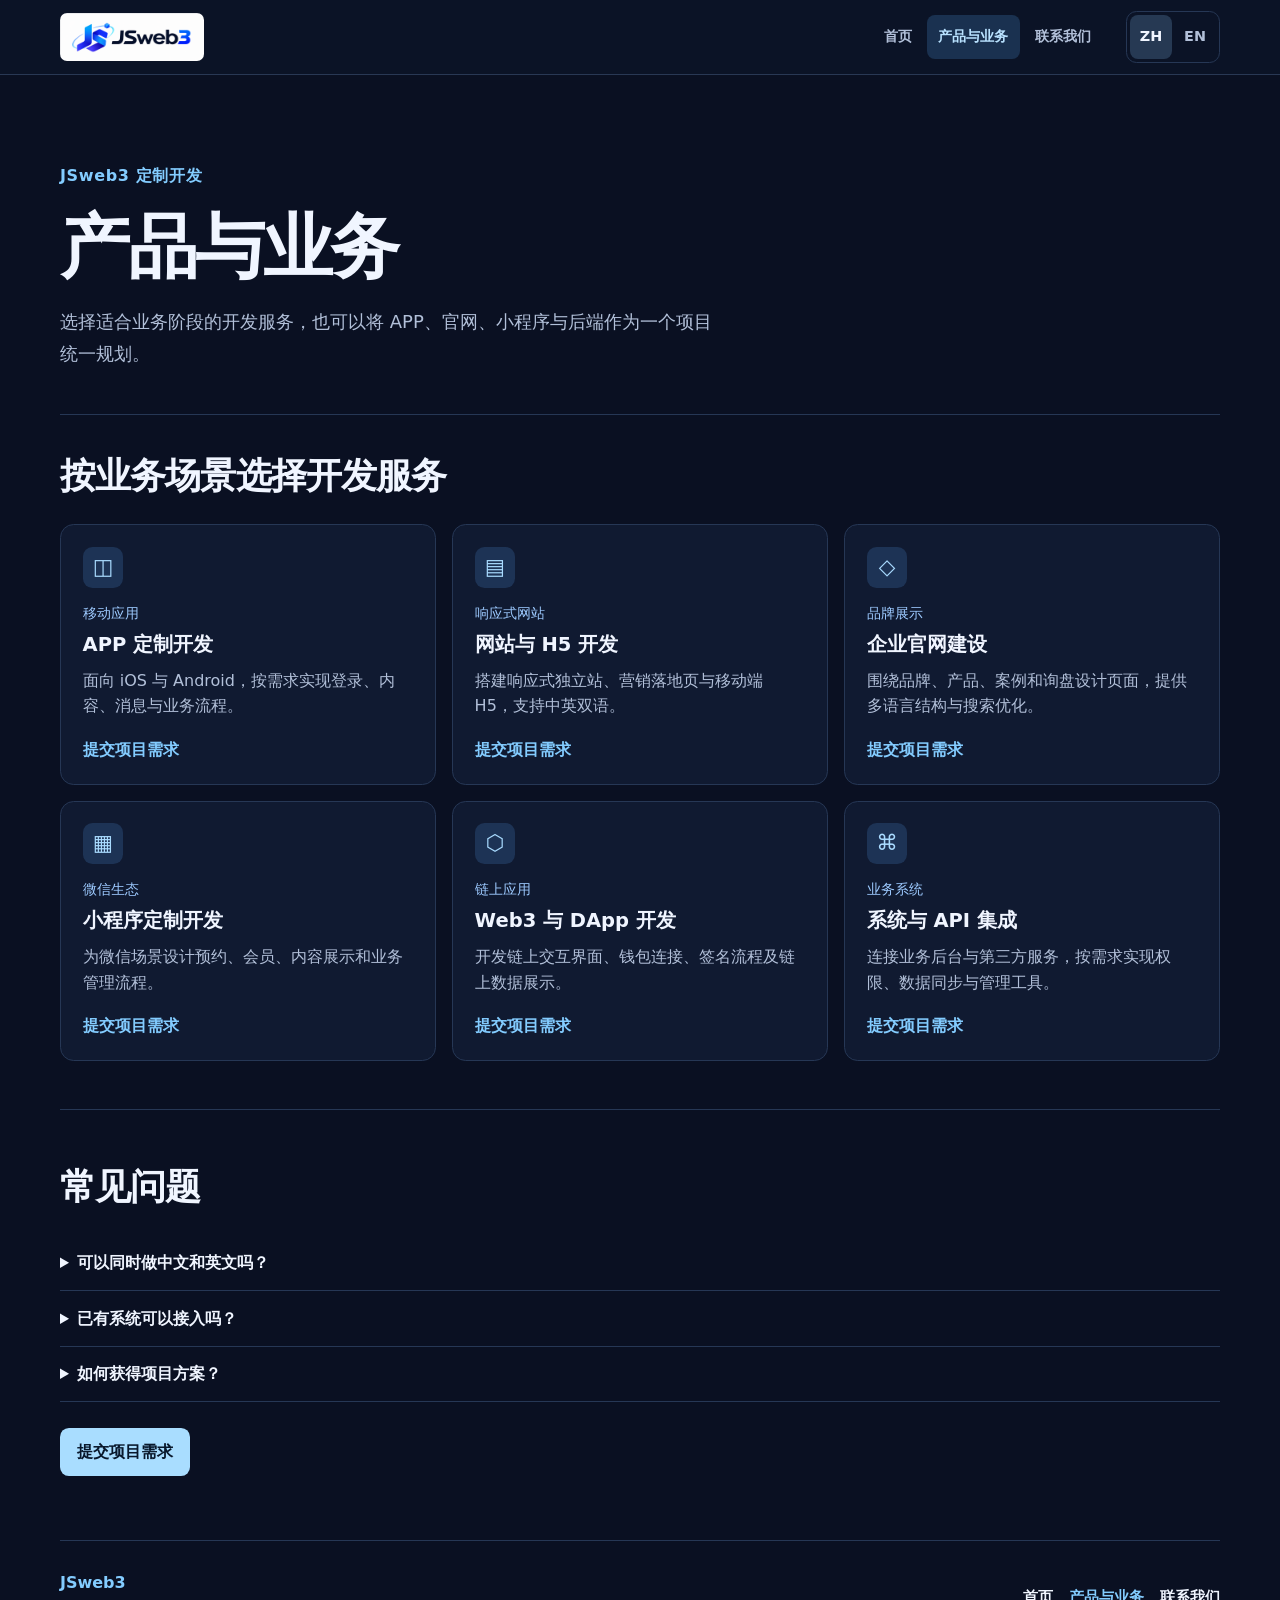
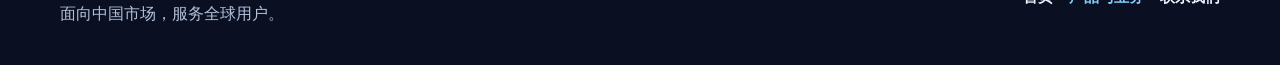
<file: site/services/index.html>
<!doctype html>
<html lang="zh-CN"><head><meta charset="utf-8"><meta name="viewport" content="width=device-width, initial-scale=1"><meta name="theme-color" content="#0a1022">
<title>产品与业务｜APP、官网、小程序与 DApp 开发 | JSweb3</title><meta name="description" content="了解 JSweb3 的 APP、网站、企业官网、小程序、Web3 DApp 和系统集成开发服务。"><meta name="keywords" content="APP 定制开发, 网站与 H5 开发, 企业官网建设, 小程序定制开发, Web3 与 DApp 开发, 系统与 API 集成"><meta name="author" content="JSweb3"><meta name="robots" content="index, follow, max-image-preview:large, max-snippet:-1">
<link rel="canonical" href="https://jsweb3.dev/services/"><link rel="alternate" hreflang="zh-CN" href="https://jsweb3.dev/services/"><link rel="alternate" hreflang="en" href="https://jsweb3.dev/en/services/"><link rel="alternate" hreflang="x-default" href="https://jsweb3.dev/services/">
<meta property="og:type" content="website"><meta property="og:site_name" content="JSweb3"><meta property="og:locale" content="zh_CN"><meta property="og:locale:alternate" content="en_US"><meta property="og:title" content="产品与业务｜APP、官网、小程序与 DApp 开发 | JSweb3"><meta property="og:description" content="了解 JSweb3 的 APP、网站、企业官网、小程序、Web3 DApp 和系统集成开发服务。"><meta property="og:url" content="https://jsweb3.dev/services/"><meta property="og:image" content="https://jsweb3.dev/assets/jsweb3-logo.png"><meta property="og:image:alt" content="JSweb3"><meta name="twitter:card" content="summary_large_image"><meta name="twitter:title" content="产品与业务｜APP、官网、小程序与 DApp 开发 | JSweb3"><meta name="twitter:description" content="了解 JSweb3 的 APP、网站、企业官网、小程序、Web3 DApp 和系统集成开发服务。"><meta name="twitter:image" content="https://jsweb3.dev/assets/jsweb3-logo.png"><meta name="twitter:image:alt" content="JSweb3">
<link rel="icon" href="../assets/jsweb3-icon.png"><link rel="stylesheet" href="../assets/site.css?v=5"><style>.header nav a[aria-current="page"]{box-shadow:none}</style><script type="application/ld+json">{"@context":"https://schema.org","@graph":[{"@type":"Organization","@id":"https://jsweb3.dev/#organization","name":"JSweb3","url":"https://jsweb3.dev","logo":"https://jsweb3.dev/assets/jsweb3-logo.png","areaServed":["China","Worldwide"],"sameAs":["https://t.me/shuishu"]},{"@type":"WebSite","@id":"https://jsweb3.dev/#website","name":"JSweb3","url":"https://jsweb3.dev","inLanguage":["zh-CN","en"],"publisher":{"@id":"https://jsweb3.dev/#organization"}},{"@type":["WebPage","CollectionPage"],"@id":"https://jsweb3.dev/services/#page","url":"https://jsweb3.dev/services/","name":"产品与业务｜APP、官网、小程序与 DApp 开发 | JSweb3","description":"了解 JSweb3 的 APP、网站、企业官网、小程序、Web3 DApp 和系统集成开发服务。","inLanguage":"zh-CN","isPartOf":{"@id":"https://jsweb3.dev/#website"},"about":{"@id":"https://jsweb3.dev/#organization"}},{"@type":"BreadcrumbList","itemListElement":[{"@type":"ListItem","position":1,"name":"首页","item":"https://jsweb3.dev/"},{"@type":"ListItem","position":2,"name":"产品与业务","item":"https://jsweb3.dev/services/"}]},{"@type":"Service","@id":"https://jsweb3.dev/services/#app","name":"APP 定制开发","description":"面向 iOS 与 Android，按需求实现登录、内容、消息与业务流程。","areaServed":["China","Worldwide"],"provider":{"@id":"https://jsweb3.dev/#organization"}},{"@type":"Service","@id":"https://jsweb3.dev/services/#web","name":"网站与 H5 开发","description":"搭建响应式独立站、营销落地页与移动端 H5，支持中英双语。","areaServed":["China","Worldwide"],"provider":{"@id":"https://jsweb3.dev/#organization"}},{"@type":"Service","@id":"https://jsweb3.dev/services/#corporate","name":"企业官网建设","description":"围绕品牌、产品、案例和询盘设计页面，提供多语言结构与搜索优化。","areaServed":["China","Worldwide"],"provider":{"@id":"https://jsweb3.dev/#organization"}},{"@type":"Service","@id":"https://jsweb3.dev/services/#mini-program","name":"小程序定制开发","description":"为微信场景设计预约、会员、内容展示和业务管理流程。","areaServed":["China","Worldwide"],"provider":{"@id":"https://jsweb3.dev/#organization"}},{"@type":"Service","@id":"https://jsweb3.dev/services/#dapp","name":"Web3 与 DApp 开发","description":"开发链上交互界面、钱包连接、签名流程及链上数据展示。","areaServed":["China","Worldwide"],"provider":{"@id":"https://jsweb3.dev/#organization"}},{"@type":"Service","@id":"https://jsweb3.dev/services/#integration","name":"系统与 API 集成","description":"连接业务后台与第三方服务，按需求实现权限、数据同步与管理工具。","areaServed":["China","Worldwide"],"provider":{"@id":"https://jsweb3.dev/#organization"}}]}</script></head>
<body><header class="header"><div class="header-inner"><a href="../" class="brand" aria-label="JSweb3"><img src="../assets/jsweb3-logo.png" alt="JSweb3" width="180" height="60"></a><nav aria-label="首页"><a href="../">首页</a><a href="../services/" aria-current="page">产品与业务</a><a href="../contact/">联系我们</a></nav><div class="languages" role="group" aria-label="选择语言"><a href="../services/" hreflang="zh-CN" lang="zh-CN" aria-label="简体中文" aria-current="true">ZH</a><a href="../en/services/" hreflang="en" lang="en" aria-label="English">EN</a></div></div></header><main><section class="page-intro"><p class="eyebrow">JSweb3 定制开发</p><h1>产品与业务</h1><p class="lead">选择适合业务阶段的开发服务，也可以将 APP、官网、小程序与后端作为一个项目统一规划。</p></section><section class="section compact"><h2>按业务场景选择开发服务</h2><div class="catalog"><article class="card" id="app"><span class="tile" aria-hidden="true">◫</span><p class="tag">移动应用</p><h3>APP 定制开发</h3><p>面向 iOS 与 Android，按需求实现登录、内容、消息与业务流程。</p><a href="../contact/?service=app#brief">提交项目需求</a></article><article class="card" id="web"><span class="tile" aria-hidden="true">▤</span><p class="tag">响应式网站</p><h3>网站与 H5 开发</h3><p>搭建响应式独立站、营销落地页与移动端 H5，支持中英双语。</p><a href="../contact/?service=web#brief">提交项目需求</a></article><article class="card" id="corporate"><span class="tile" aria-hidden="true">◇</span><p class="tag">品牌展示</p><h3>企业官网建设</h3><p>围绕品牌、产品、案例和询盘设计页面，提供多语言结构与搜索优化。</p><a href="../contact/?service=corporate#brief">提交项目需求</a></article><article class="card" id="mini-program"><span class="tile" aria-hidden="true">▦</span><p class="tag">微信生态</p><h3>小程序定制开发</h3><p>为微信场景设计预约、会员、内容展示和业务管理流程。</p><a href="../contact/?service=mini-program#brief">提交项目需求</a></article><article class="card" id="dapp"><span class="tile" aria-hidden="true">⬡</span><p class="tag">链上应用</p><h3>Web3 与 DApp 开发</h3><p>开发链上交互界面、钱包连接、签名流程及链上数据展示。</p><a href="../contact/?service=dapp#brief">提交项目需求</a></article><article class="card" id="integration"><span class="tile" aria-hidden="true">⌘</span><p class="tag">业务系统</p><h3>系统与 API 集成</h3><p>连接业务后台与第三方服务，按需求实现权限、数据同步与管理工具。</p><a href="../contact/?service=integration#brief">提交项目需求</a></article></div></section><section class="section faq"><h2>常见问题</h2><details><summary>可以同时做中文和英文吗？</summary><p>可以。网站内容可按语言分独立网址，移动端、页面信息和语言切换一起纳入设计。</p></details><details><summary>已有系统可以接入吗？</summary><p>可以先评估现有接口、数据和权限，再确定集成方案。</p></details><details><summary>如何获得项目方案？</summary><p>请提交项目目标、使用场景、所需平台及时间预期。确认需求范围后再沟通实施方案。</p></details><a class="button primary" href="../contact/#brief">提交项目需求</a></section></main><footer><div><a class="footer-brand" href="../">JSweb3</a><p>面向中国市场，服务全球用户。</p></div><nav aria-label="页脚导航"><a href="../">首页</a><a href="../services/" aria-current="page">产品与业务</a><a href="../contact/">联系我们</a></nav></footer></body></html>
</file>
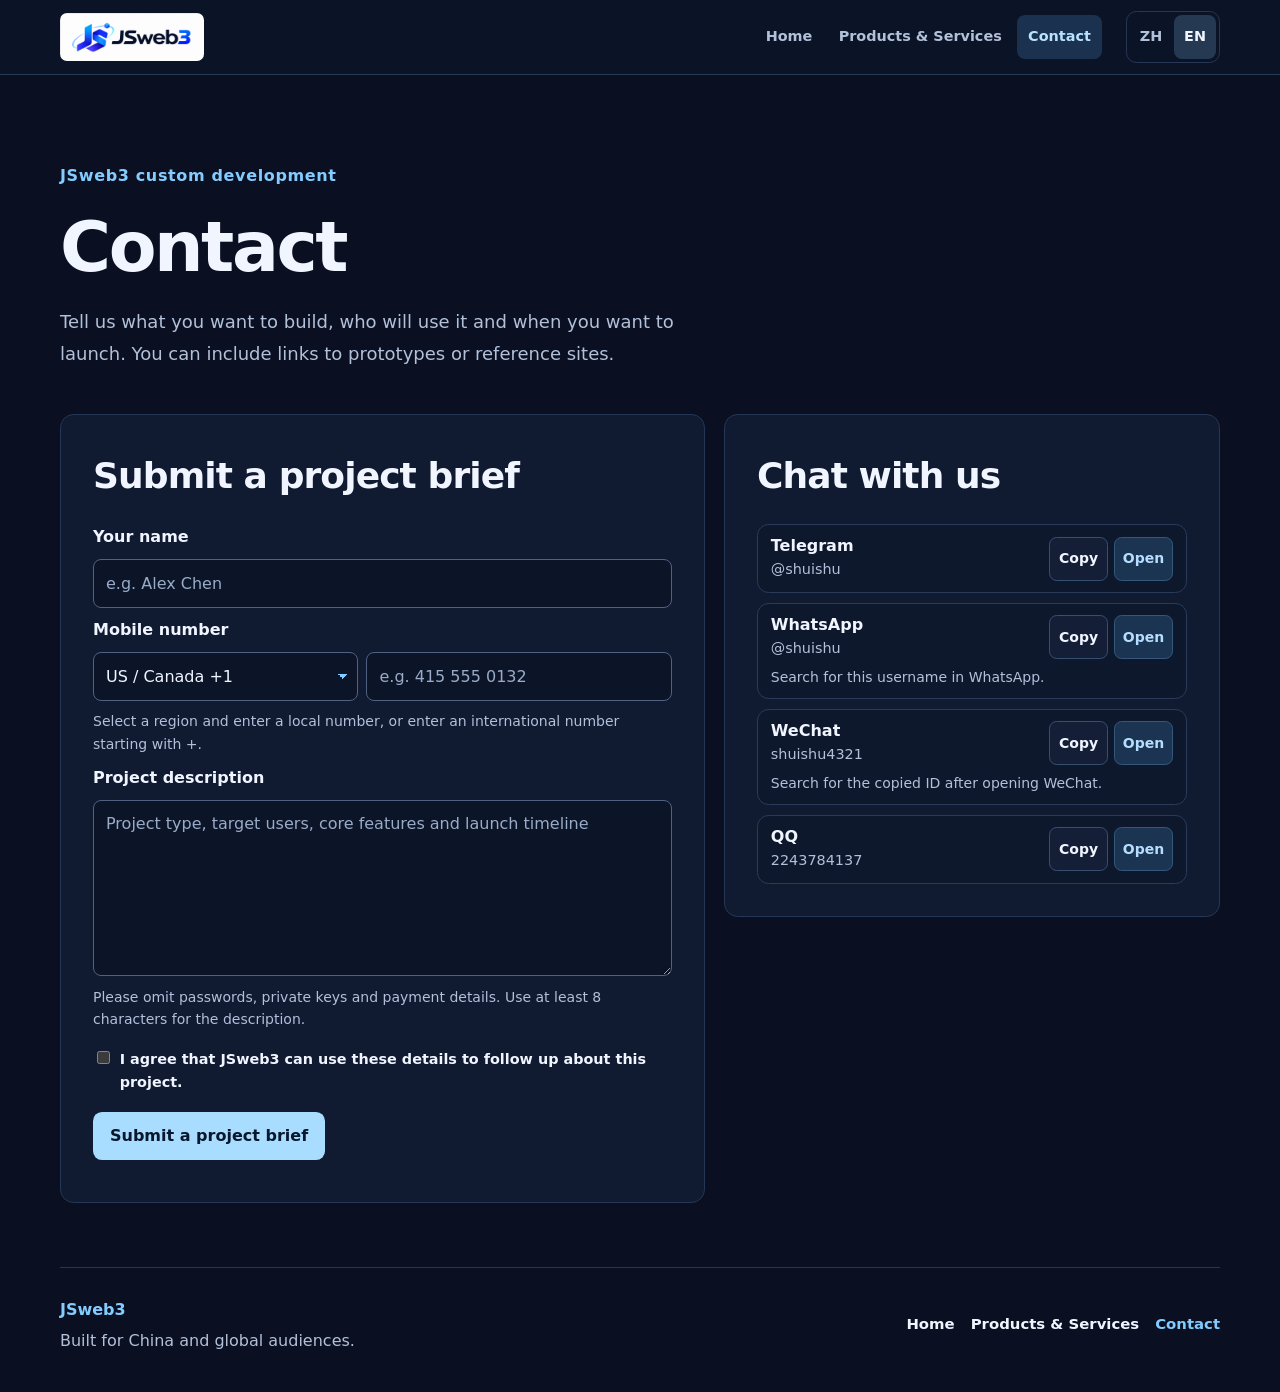
<file: site/en/contact/index.html>
<!doctype html>
<html lang="en"><head><meta charset="utf-8"><meta name="viewport" content="width=device-width, initial-scale=1"><meta name="theme-color" content="#0a1022">
<title>Contact | Submit a Development Brief | JSweb3</title><meta name="description" content="Tell JSweb3 about your app, website, mini program or DApp project. Contact us via Telegram, WeChat, QQ or WhatsApp."><meta name="keywords" content="Custom Mobile Apps, Websites &amp; Mobile H5, Corporate Websites, WeChat Mini Programs, Web3 &amp; DApps, Systems &amp; API Integration"><meta name="author" content="JSweb3"><meta name="robots" content="index, follow, max-image-preview:large, max-snippet:-1">
<link rel="canonical" href="https://jsweb3.dev/en/contact/"><link rel="alternate" hreflang="zh-CN" href="https://jsweb3.dev/contact/"><link rel="alternate" hreflang="en" href="https://jsweb3.dev/en/contact/"><link rel="alternate" hreflang="x-default" href="https://jsweb3.dev/contact/">
<meta property="og:type" content="website"><meta property="og:site_name" content="JSweb3"><meta property="og:locale" content="en_US"><meta property="og:locale:alternate" content="zh_CN"><meta property="og:title" content="Contact | Submit a Development Brief | JSweb3"><meta property="og:description" content="Tell JSweb3 about your app, website, mini program or DApp project. Contact us via Telegram, WeChat, QQ or WhatsApp."><meta property="og:url" content="https://jsweb3.dev/en/contact/"><meta property="og:image" content="https://jsweb3.dev/assets/jsweb3-logo.png"><meta property="og:image:alt" content="JSweb3"><meta name="twitter:card" content="summary_large_image"><meta name="twitter:title" content="Contact | Submit a Development Brief | JSweb3"><meta name="twitter:description" content="Tell JSweb3 about your app, website, mini program or DApp project. Contact us via Telegram, WeChat, QQ or WhatsApp."><meta name="twitter:image" content="https://jsweb3.dev/assets/jsweb3-logo.png"><meta name="twitter:image:alt" content="JSweb3">
<link rel="icon" href="../../assets/jsweb3-icon.png"><link rel="stylesheet" href="../../assets/site.css?v=5"><style>.header nav a[aria-current="page"]{box-shadow:none}</style><script type="application/ld+json">{"@context":"https://schema.org","@graph":[{"@type":"Organization","@id":"https://jsweb3.dev/#organization","name":"JSweb3","url":"https://jsweb3.dev","logo":"https://jsweb3.dev/assets/jsweb3-logo.png","areaServed":["China","Worldwide"],"sameAs":["https://t.me/shuishu"]},{"@type":"WebSite","@id":"https://jsweb3.dev/#website","name":"JSweb3","url":"https://jsweb3.dev","inLanguage":["zh-CN","en"],"publisher":{"@id":"https://jsweb3.dev/#organization"}},{"@type":["WebPage","ContactPage"],"@id":"https://jsweb3.dev/en/contact/#page","url":"https://jsweb3.dev/en/contact/","name":"Contact | Submit a Development Brief | JSweb3","description":"Tell JSweb3 about your app, website, mini program or DApp project. Contact us via Telegram, WeChat, QQ or WhatsApp.","inLanguage":"en","isPartOf":{"@id":"https://jsweb3.dev/#website"},"about":{"@id":"https://jsweb3.dev/#organization"}},{"@type":"BreadcrumbList","itemListElement":[{"@type":"ListItem","position":1,"name":"Home","item":"https://jsweb3.dev/en/"},{"@type":"ListItem","position":2,"name":"Contact","item":"https://jsweb3.dev/en/contact/"}]}]}</script></head>
<body><header class="header"><div class="header-inner"><a href="../../en/" class="brand" aria-label="JSweb3"><img src="../../assets/jsweb3-logo.png" alt="JSweb3" width="180" height="60"></a><nav aria-label="Home"><a href="../../en/">Home</a><a href="../../en/services/">Products & Services</a><a href="../../en/contact/" aria-current="page">Contact</a></nav><div class="languages" role="group" aria-label="Language"><a href="../../contact/" hreflang="zh-CN" lang="zh-CN" aria-label="简体中文">ZH</a><a href="../../en/contact/" hreflang="en" lang="en" aria-label="English" aria-current="true">EN</a></div></div></header><main><section aria-labelledby="contact-title"><div class="page-intro"><p class="eyebrow">JSweb3 custom development</p><h1 id="contact-title">Contact</h1><p class="lead">Tell us what you want to build, who will use it and when you want to launch. You can include links to prototypes or reference sites.</p></div><div class="contact-layout"><section class="panel" id="brief"><h2>Submit a project brief</h2><form id="brief-form" method="post"><label for="name">Your name</label><input id="name" name="name" autocomplete="name" required maxlength="80" placeholder="e.g. Alex Chen"><label for="phone">Mobile number</label><div class="phone-row"><select id="region" name="region" aria-label="Country or region"><option value="CN">China mainland +86</option><option value="HK">Hong Kong +852</option><option value="MO">Macao +853</option><option value="TW">Taiwan +886</option><option value="US">US / Canada +1</option><option value="GB">United Kingdom +44</option><option value="AU">Australia +61</option><option value="SG">Singapore +65</option><option value="MY">Malaysia +60</option><option value="JP">Japan +81</option><option value="KR">South Korea +82</option><option value="IN">India +91</option><option value="DE">Germany +49</option><option value="FR">France +33</option><option value="AE">UAE +971</option><option value="INT">International number</option></select><input id="phone" name="phone" type="tel" inputmode="tel" autocomplete="tel" required maxlength="40" aria-describedby="phone-help" placeholder="e.g. 415 555 0132"></div><p class="hint" id="phone-help">Select a region and enter a local number, or enter an international number starting with +.</p><label for="description">Project description</label><textarea id="description" name="description" rows="6" minlength="8" maxlength="2000" required placeholder="Project type, target users, core features and launch timeline"></textarea><p class="hint">Please omit passwords, private keys and payment details. Use at least 8 characters for the description.</p><label class="consent"><input type="checkbox" name="consent" required> <span>I agree that JSweb3 can use these details to follow up about this project.</span></label><div hidden><label>Website<input name="website" tabindex="-1" autocomplete="off"></label></div><button class="button primary" type="submit">Submit a project brief</button><p class="status" id="form-status" role="status"></p></form></section><aside class="panel channels"><h2>Chat with us</h2><div class="channel-grid"><div class="channel"><div class="channel-details"><strong>Telegram</strong><span>@shuishu</span></div><div class="channel-actions"><button type="button" data-copy="@shuishu" aria-label="Copy Telegram">Copy</button><a href="https://t.me/shuishu" aria-label="Open Telegram" target="_blank" rel="noopener noreferrer">Open</a></div></div><div class="channel"><div class="channel-details"><strong>WhatsApp</strong><span>@shuishu</span></div><div class="channel-actions"><button type="button" data-copy="@shuishu" aria-label="Copy WhatsApp">Copy</button><a href="https://web.whatsapp.com/" aria-label="Open WhatsApp" target="_blank" rel="noopener noreferrer">Open</a></div><small class="channel-hint">Search for this username in WhatsApp.</small></div><div class="channel"><div class="channel-details"><strong>WeChat</strong><span>shuishu4321</span></div><div class="channel-actions"><button type="button" data-copy="shuishu4321" aria-label="Copy WeChat">Copy</button><a href="weixin://" aria-label="Open WeChat" data-copy-on-open="shuishu4321">Open</a></div><small class="channel-hint">Search for the copied ID after opening WeChat.</small></div><div class="channel"><div class="channel-details"><strong>QQ</strong><span>2243784137</span></div><div class="channel-actions"><button type="button" data-copy="2243784137" aria-label="Copy QQ">Copy</button><a href="https://wpa.qq.com/msgrd?v=3&amp;uin=2243784137&amp;site=qq&amp;menu=yes" aria-label="Open QQ" target="_blank" rel="noopener noreferrer">Open</a></div></div></div><p class="status" id="copy-status" role="status"></p></aside></div><dialog id="brief-success" aria-labelledby="brief-success-title" aria-describedby="brief-success-description"><div class="receipt-mark" aria-hidden="true">✓</div><h2 id="brief-success-title">Brief submitted</h2><p id="brief-success-description">Your brief was saved. We’ll follow up using the information you provided.</p><dl class="receipt-reference"><dt>Request ID</dt><dd id="brief-success-id"></dd></dl><form method="dialog"><button class="button primary" autofocus>Done</button></form></dialog><script type="application/json" id="messages">{"copied":"Copied","copyFail":"Could not copy. Please select the account manually.","badName":"Enter your name.","badPhone":"Enter a mobile number in a valid format.","badDescription":"Describe your project in at least 8 characters.","badConsent":"Please check the consent box to continue.","sending":"Submitting…","sent":"Your brief was saved. We’ll follow up using the information you provided.","failed":"Submission is temporarily unavailable. Try again or use one of the chat channels.","limited":"Too many requests. Try again later.","submit":"Submit a project brief","reference":"Request ID"}</script><script type="module" src="../../assets/contact.mjs?v=3"></script></section></main><footer><div><a class="footer-brand" href="../../en/">JSweb3</a><p>Built for China and global audiences.</p></div><nav aria-label="Footer"><a href="../../en/">Home</a><a href="../../en/services/">Products & Services</a><a href="../../en/contact/" aria-current="page">Contact</a></nav></footer></body></html>
</file>
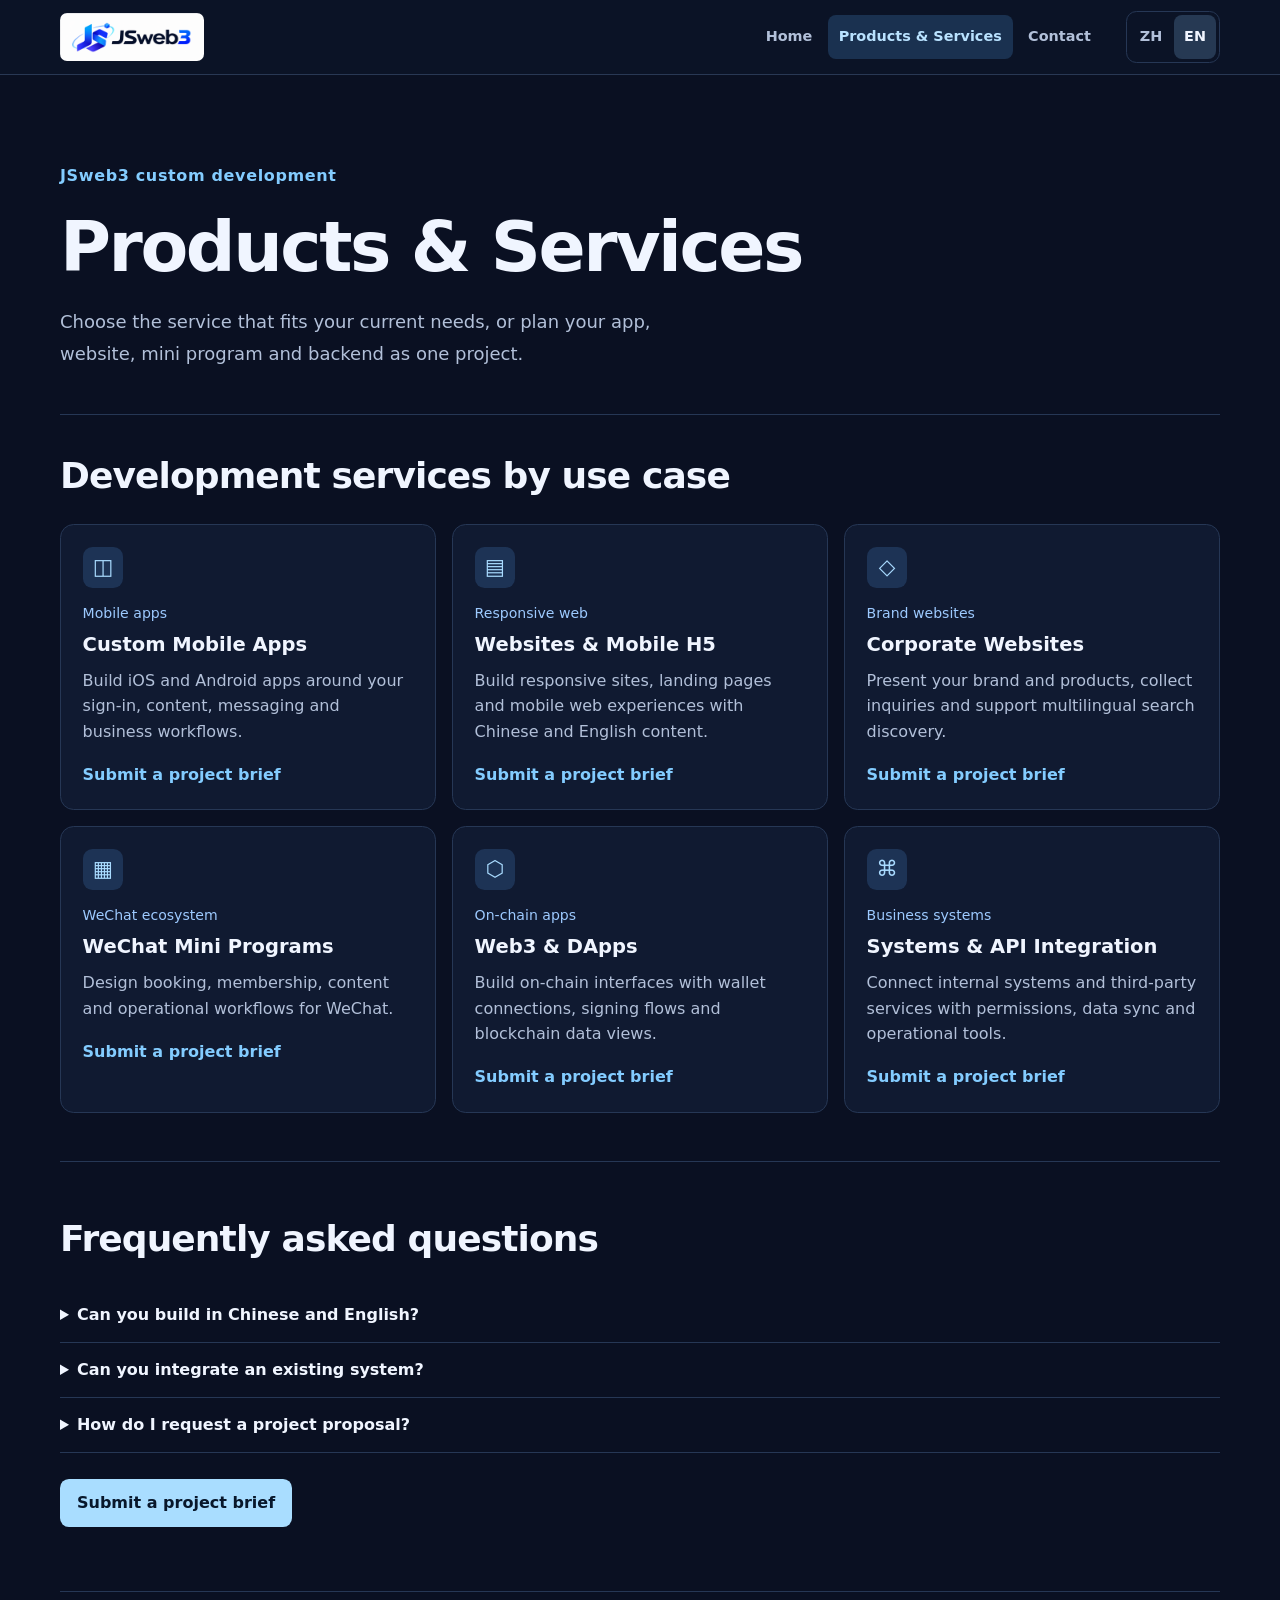
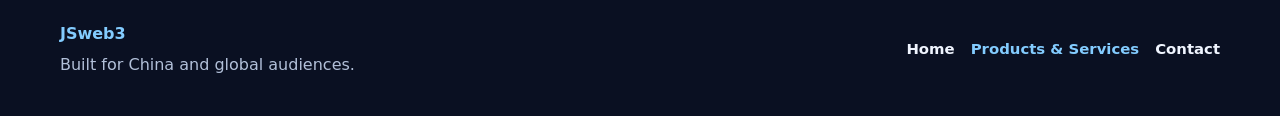
<file: site/en/services/index.html>
<!doctype html>
<html lang="en"><head><meta charset="utf-8"><meta name="viewport" content="width=device-width, initial-scale=1"><meta name="theme-color" content="#0a1022">
<title>Products &amp; Services | App, Website &amp; DApp Development | JSweb3</title><meta name="description" content="Explore JSweb3 custom app, corporate website, WeChat Mini Program, Web3 DApp and API integration services."><meta name="keywords" content="Custom Mobile Apps, Websites &amp; Mobile H5, Corporate Websites, WeChat Mini Programs, Web3 &amp; DApps, Systems &amp; API Integration"><meta name="author" content="JSweb3"><meta name="robots" content="index, follow, max-image-preview:large, max-snippet:-1">
<link rel="canonical" href="https://jsweb3.dev/en/services/"><link rel="alternate" hreflang="zh-CN" href="https://jsweb3.dev/services/"><link rel="alternate" hreflang="en" href="https://jsweb3.dev/en/services/"><link rel="alternate" hreflang="x-default" href="https://jsweb3.dev/services/">
<meta property="og:type" content="website"><meta property="og:site_name" content="JSweb3"><meta property="og:locale" content="en_US"><meta property="og:locale:alternate" content="zh_CN"><meta property="og:title" content="Products &amp; Services | App, Website &amp; DApp Development | JSweb3"><meta property="og:description" content="Explore JSweb3 custom app, corporate website, WeChat Mini Program, Web3 DApp and API integration services."><meta property="og:url" content="https://jsweb3.dev/en/services/"><meta property="og:image" content="https://jsweb3.dev/assets/jsweb3-logo.png"><meta property="og:image:alt" content="JSweb3"><meta name="twitter:card" content="summary_large_image"><meta name="twitter:title" content="Products &amp; Services | App, Website &amp; DApp Development | JSweb3"><meta name="twitter:description" content="Explore JSweb3 custom app, corporate website, WeChat Mini Program, Web3 DApp and API integration services."><meta name="twitter:image" content="https://jsweb3.dev/assets/jsweb3-logo.png"><meta name="twitter:image:alt" content="JSweb3">
<link rel="icon" href="../../assets/jsweb3-icon.png"><link rel="stylesheet" href="../../assets/site.css?v=5"><style>.header nav a[aria-current="page"]{box-shadow:none}</style><script type="application/ld+json">{"@context":"https://schema.org","@graph":[{"@type":"Organization","@id":"https://jsweb3.dev/#organization","name":"JSweb3","url":"https://jsweb3.dev","logo":"https://jsweb3.dev/assets/jsweb3-logo.png","areaServed":["China","Worldwide"],"sameAs":["https://t.me/shuishu"]},{"@type":"WebSite","@id":"https://jsweb3.dev/#website","name":"JSweb3","url":"https://jsweb3.dev","inLanguage":["zh-CN","en"],"publisher":{"@id":"https://jsweb3.dev/#organization"}},{"@type":["WebPage","CollectionPage"],"@id":"https://jsweb3.dev/en/services/#page","url":"https://jsweb3.dev/en/services/","name":"Products & Services | App, Website & DApp Development | JSweb3","description":"Explore JSweb3 custom app, corporate website, WeChat Mini Program, Web3 DApp and API integration services.","inLanguage":"en","isPartOf":{"@id":"https://jsweb3.dev/#website"},"about":{"@id":"https://jsweb3.dev/#organization"}},{"@type":"BreadcrumbList","itemListElement":[{"@type":"ListItem","position":1,"name":"Home","item":"https://jsweb3.dev/en/"},{"@type":"ListItem","position":2,"name":"Products & Services","item":"https://jsweb3.dev/en/services/"}]},{"@type":"Service","@id":"https://jsweb3.dev/en/services/#app","name":"Custom Mobile Apps","description":"Build iOS and Android apps around your sign-in, content, messaging and business workflows.","areaServed":["China","Worldwide"],"provider":{"@id":"https://jsweb3.dev/#organization"}},{"@type":"Service","@id":"https://jsweb3.dev/en/services/#web","name":"Websites & Mobile H5","description":"Build responsive sites, landing pages and mobile web experiences with Chinese and English content.","areaServed":["China","Worldwide"],"provider":{"@id":"https://jsweb3.dev/#organization"}},{"@type":"Service","@id":"https://jsweb3.dev/en/services/#corporate","name":"Corporate Websites","description":"Present your brand and products, collect inquiries and support multilingual search discovery.","areaServed":["China","Worldwide"],"provider":{"@id":"https://jsweb3.dev/#organization"}},{"@type":"Service","@id":"https://jsweb3.dev/en/services/#mini-program","name":"WeChat Mini Programs","description":"Design booking, membership, content and operational workflows for WeChat.","areaServed":["China","Worldwide"],"provider":{"@id":"https://jsweb3.dev/#organization"}},{"@type":"Service","@id":"https://jsweb3.dev/en/services/#dapp","name":"Web3 & DApps","description":"Build on-chain interfaces with wallet connections, signing flows and blockchain data views.","areaServed":["China","Worldwide"],"provider":{"@id":"https://jsweb3.dev/#organization"}},{"@type":"Service","@id":"https://jsweb3.dev/en/services/#integration","name":"Systems & API Integration","description":"Connect internal systems and third-party services with permissions, data sync and operational tools.","areaServed":["China","Worldwide"],"provider":{"@id":"https://jsweb3.dev/#organization"}}]}</script></head>
<body><header class="header"><div class="header-inner"><a href="../../en/" class="brand" aria-label="JSweb3"><img src="../../assets/jsweb3-logo.png" alt="JSweb3" width="180" height="60"></a><nav aria-label="Home"><a href="../../en/">Home</a><a href="../../en/services/" aria-current="page">Products & Services</a><a href="../../en/contact/">Contact</a></nav><div class="languages" role="group" aria-label="Language"><a href="../../services/" hreflang="zh-CN" lang="zh-CN" aria-label="简体中文">ZH</a><a href="../../en/services/" hreflang="en" lang="en" aria-label="English" aria-current="true">EN</a></div></div></header><main><section class="page-intro"><p class="eyebrow">JSweb3 custom development</p><h1>Products & Services</h1><p class="lead">Choose the service that fits your current needs, or plan your app, website, mini program and backend as one project.</p></section><section class="section compact"><h2>Development services by use case</h2><div class="catalog"><article class="card" id="app"><span class="tile" aria-hidden="true">◫</span><p class="tag">Mobile apps</p><h3>Custom Mobile Apps</h3><p>Build iOS and Android apps around your sign-in, content, messaging and business workflows.</p><a href="../../en/contact/?service=app#brief">Submit a project brief</a></article><article class="card" id="web"><span class="tile" aria-hidden="true">▤</span><p class="tag">Responsive web</p><h3>Websites & Mobile H5</h3><p>Build responsive sites, landing pages and mobile web experiences with Chinese and English content.</p><a href="../../en/contact/?service=web#brief">Submit a project brief</a></article><article class="card" id="corporate"><span class="tile" aria-hidden="true">◇</span><p class="tag">Brand websites</p><h3>Corporate Websites</h3><p>Present your brand and products, collect inquiries and support multilingual search discovery.</p><a href="../../en/contact/?service=corporate#brief">Submit a project brief</a></article><article class="card" id="mini-program"><span class="tile" aria-hidden="true">▦</span><p class="tag">WeChat ecosystem</p><h3>WeChat Mini Programs</h3><p>Design booking, membership, content and operational workflows for WeChat.</p><a href="../../en/contact/?service=mini-program#brief">Submit a project brief</a></article><article class="card" id="dapp"><span class="tile" aria-hidden="true">⬡</span><p class="tag">On-chain apps</p><h3>Web3 & DApps</h3><p>Build on-chain interfaces with wallet connections, signing flows and blockchain data views.</p><a href="../../en/contact/?service=dapp#brief">Submit a project brief</a></article><article class="card" id="integration"><span class="tile" aria-hidden="true">⌘</span><p class="tag">Business systems</p><h3>Systems & API Integration</h3><p>Connect internal systems and third-party services with permissions, data sync and operational tools.</p><a href="../../en/contact/?service=integration#brief">Submit a project brief</a></article></div></section><section class="section faq"><h2>Frequently asked questions</h2><details><summary>Can you build in Chinese and English?</summary><p>Yes. Each language can have its own URLs, with mobile layouts, page metadata and a language switch included in the design.</p></details><details><summary>Can you integrate an existing system?</summary><p>Yes. We review its APIs, data and access permissions to determine the integration approach.</p></details><details><summary>How do I request a project proposal?</summary><p>Share your goals, use case, target platforms and expected timeline. We can discuss an implementation plan after agreeing on the scope.</p></details><a class="button primary" href="../../en/contact/#brief">Submit a project brief</a></section></main><footer><div><a class="footer-brand" href="../../en/">JSweb3</a><p>Built for China and global audiences.</p></div><nav aria-label="Footer"><a href="../../en/">Home</a><a href="../../en/services/" aria-current="page">Products & Services</a><a href="../../en/contact/">Contact</a></nav></footer></body></html>
</file>
<file: site/assets/site.css>
:root{color-scheme:dark;--bg:#0a1022;--panel:#101a31;--line:#263755;--text:#f0f5ff;--muted:#b2c0d9;--accent:#83ccff;--button:#a9ddff;--header-height:74px;font-family:system-ui,-apple-system,BlinkMacSystemFont,"Microsoft YaHei",sans-serif;background:var(--bg);color:var(--text);line-height:1.6}
*{box-sizing:border-box}html{scroll-padding-top:calc(var(--header-height) + env(safe-area-inset-top, 0px) + 12px);-webkit-text-size-adjust:100%;text-size-adjust:100%}body{margin:0}a{color:inherit;text-decoration:none}button,input,select,textarea{font:inherit}button{cursor:pointer}img{display:block;max-width:100%}p,h1,h2,h3{margin:0}p{color:var(--muted)}:focus-visible{outline:2px solid #95dfff;outline-offset:4px}[aria-current]{color:var(--accent)}
.hero{padding:clamp(2.8rem,6vw,5.25rem) 0 clamp(2.2rem,5vw,4rem);display:grid;grid-template-columns:minmax(0,1.2fr) minmax(0,1fr);align-items:center;gap:clamp(1.5rem,4vw,4rem)}.eyebrow{color:var(--accent);font-weight:650;margin-bottom:1rem;letter-spacing:.04em}.hero h1,.page-intro h1{font-weight:760;letter-spacing:-.035em;line-height:1.2}.hero h1{font-size:clamp(2.2rem,4.35vw,3.7rem);text-wrap:balance}.hero h1:lang(zh-CN){letter-spacing:-.04em}.hero h1 em{font-style:normal;color:#9bd4ff}.lead{max-width:58ch;margin-top:1.15rem;font-size:clamp(1rem,1.55vw,1.125rem);line-height:1.73}.actions{display:flex;flex-wrap:wrap;gap:.8rem;margin-top:1.9rem}.button{display:inline-flex;align-items:center;justify-content:center;min-height:46px;padding:.65rem 1rem;border-radius:.56rem;border:1px solid transparent;font-weight:750;text-align:center}.primary{background:var(--button);color:#08172b}.primary:hover{background:#d1efff}.secondary{border-color:#556887;background:#111e35}.secondary:hover{background:#1d3151}
.blueprint{position:relative;isolation:isolate;aspect-ratio:1.17;overflow:hidden;border:1px solid #34476a;border-radius:20px;background:radial-gradient(ellipse at center,#1f3d78 0%,transparent 65%),linear-gradient(#38568b33 1px,transparent 1px),linear-gradient(90deg,#38568b33 1px,transparent 1px),#0d1832;background-size:auto,28px 28px,28px 28px,auto}.core,.orbit,.node{position:absolute;top:50%;left:50%;translate:-50% -50%}.orbit{height:60%;width:76%;border:1px solid #7bbfff77;border-radius:50%;rotate:-24deg}.o2{rotate:32deg}.o3{rotate:88deg;width:59%;height:55%;border-color:#9d8bf288}.core{width:31%;aspect-ratio:1;display:grid;place-content:center;grid-auto-flow:column;align-items:center;background:linear-gradient(140deg,#adf1ff,#5c8eff 53%,#5b4ce7);color:#071329;border:1px solid #a8deff;border-radius:22%;box-shadow:0 0 55px #5b96ff99,inset 0 0 28px #e6eeff77;rotate:-10deg;font-size:clamp(2rem,5vw,4rem);font-weight:900;letter-spacing:-.12em;padding-right:.15em}.core span{color:#eef5ff;font-size:.7em;margin-left:.13em}.node{padding:.29rem .55rem;border:1px solid #5784bf;border-radius:.45rem;background:#121f3e;color:#b9e7ff;font:700 .8rem/1.4 ui-monospace,monospace;letter-spacing:.1em}.n1{left:23%;top:26%}.n2{left:78%;top:28%}.n3{left:78%;top:72%}.n4{left:23%;top:74%}
.section{padding:3rem 0;border-top:1px solid var(--line)}.section h2,.panel h2{font-size:clamp(1.45rem,4vw,2.25rem);letter-spacing:-.025em;margin-bottom:1.25rem}.catalog,.steps{display:grid;grid-template-columns:repeat(3,minmax(0,1fr));gap:1rem}.card,.panel,.steps article{background:var(--panel);border:1px solid var(--line);border-radius:.85rem;padding:1.35rem}.card{scroll-margin-top:1rem}.card:target,.panel:target{border-color:var(--accent)}.card h3,.steps h3{margin:.28rem 0 .5rem;font-size:1.22rem}.card a{display:inline-block;color:var(--accent);margin-top:1.1rem;font-weight:650}.card a:hover{text-decoration:underline}.tile{display:grid;place-items:center;width:2.55rem;height:2.55rem;background:#1d3355;border-radius:.6rem;color:#a9dbff;font-size:1.35rem;margin-bottom:.88rem}.tag{font-size:.88rem;color:#9dcaff}.process,.faq{padding-bottom:4rem}.page-intro{padding:clamp(2.7rem,7vw,5.5rem) 0 2.8rem}.page-intro h1{font-size:clamp(2.5rem,7vw,4.35rem)}.compact{padding-top:2rem}.faq details{border-bottom:1px solid var(--line);padding:.9rem 0}.faq summary{cursor:pointer;font-weight:650}.faq details p{margin:.55rem 0 0 1rem}.faq .button{margin-top:1.6rem}
.contact-layout{display:grid;grid-template-columns:1.3fr 1fr;align-items:start;gap:1.2rem;padding-bottom:4rem}.panel{padding:clamp(1rem,3vw,2rem)}form{display:grid;gap:.6rem}form label{font-weight:650}input:not([type=checkbox]),select,textarea{width:100%;min-width:0;border:1px solid #506182;background:#0c1528;color:var(--text);border-radius:.5rem;padding:.65rem .75rem}textarea{resize:vertical}input::placeholder,textarea::placeholder{color:#9aabc8}.phone-row{display:grid;gap:.5rem;grid-template-columns:minmax(0,1fr) minmax(0,1.15fr)}select{appearance:none;padding-right:1.8rem;background-image:linear-gradient(45deg,transparent 50%,var(--accent) 50%),linear-gradient(135deg,var(--accent) 50%,transparent 50%);background-size:5px 5px;background-repeat:no-repeat;background-position:calc(100% - 14px) 50%,calc(100% - 9px) 50%}.hint,small{font-size:.875rem;color:var(--muted)}.consent{display:flex;align-items:baseline;gap:.42rem;font-size:.9rem;margin:.5rem 0}.consent input{accent-color:var(--accent)}form .button{justify-self:start}.status:not(:empty){padding:.5rem;color:var(--accent)}
footer{border-top:1px solid var(--line);padding:1.8rem 0 2.4rem;display:flex;justify-content:space-between;gap:1rem;flex-wrap:wrap}.footer-brand{font-weight:800;color:var(--accent)}footer p{margin-top:.35rem}footer nav{align-items:center}
.contact-intro{padding-bottom:1.4rem}.contact-intro h2{margin-bottom:.55rem}.contact-intro p{max-width:64ch}
#brief-success{width:min(448px,calc(100% - 2rem));max-height:calc(100% - 2rem);overflow:auto;margin:auto;padding:clamp(1.35rem,6vw,2rem);box-sizing:border-box;border:1px solid #3a5379;border-radius:1.25rem;background:radial-gradient(ellipse at 0 0,#1d3657,transparent 67%),#111b30;color:var(--text);box-shadow:0 22px 90px #020615ab}
#brief-success::backdrop{background:#050a17bb;backdrop-filter:blur(5px)}
.receipt-mark{display:grid;place-items:center;width:3rem;height:3rem;margin-bottom:1rem;border-radius:.85rem;background:#133d40;color:#a5f3d5;border:1px solid #34756d;font-size:1.5rem;font-weight:800}
#brief-success h2{font-size:1.65rem;line-height:1.23;letter-spacing:-.025em}
#brief-success p{margin:.6rem 0 1.15rem}
.receipt-reference{margin:0 0 1.2rem;padding:.7rem .9rem;border-radius:.65rem;background:#0d172a;border:1px solid #2c4261}
.receipt-reference dt{font-size:.875rem;color:var(--muted)}
.receipt-reference dd{margin:.18rem 0 0;color:var(--text);font: .875rem/1.5 ui-monospace,monospace;overflow-wrap:anywhere}
#brief-success .button{justify-self:stretch}
#form-status{overflow-wrap:anywhere}
.primary:disabled{opacity:.65;cursor:wait}
.header {
  position: sticky;
  top: 0;
  z-index: 10;
  padding-top: env(safe-area-inset-top, 0px);
  border-bottom: 1px solid #293854;
  background: #0c1427f5;
  -webkit-backdrop-filter: blur(14px);
  backdrop-filter: blur(14px);
}
.header-inner, main, footer { width: min(1160px, calc(100% - 48px)); margin: auto }
.header-inner { min-height: var(--header-height); display: flex; align-items: center; gap: 24px }
.brand { margin-right: auto; flex: none }
.brand img { width: 144px; height: 48px; object-fit: contain; border-radius: 7px }
.header nav, .languages, footer nav { display: flex; align-items: center }
.header nav { gap: 4px }
.header nav a, .languages a {
  display: grid;
  place-items: center;
  min-height: 44px;
  padding: 0 .7rem;
  border-radius: .5rem;
  font-size: .9rem;
  font-weight: 680;
  text-align: center;
}
.header nav a { color: var(--muted); white-space: nowrap }
.header nav a:hover, .languages a:hover { color: var(--text); background: #1c2b47 }
.header nav a[aria-current="page"] { background: #1a3150; color: #b9e2ff }
.languages { gap: 2px; padding: 3px; border: 1px solid var(--line); border-radius: .65rem; color: var(--muted) }
.languages a { min-width: 42px; padding: 0 .45rem }
.languages a[aria-current] { color: var(--text); background: #263953 }
footer nav { gap: 16px; flex-wrap: wrap; font-size: .93rem; font-weight: 650 }

.channel-grid { display: grid; gap: .6rem }
.channel {
  display: grid;
  grid-template-columns: minmax(0, 1fr) auto;
  align-items: center;
  gap: .45rem .5rem;
  padding: .7rem .8rem;
  border: 1px solid #2a3b5a;
  border-radius: .72rem;
  background: #0e182d;
}
.channel-details { display: grid; gap: .05rem; min-width: 0 }
.channel-details strong { color: var(--text); line-height: 1.3 }
.channel-details span { color: var(--muted); font-size: .9rem; overflow-wrap: anywhere }
.channel-hint { grid-column: 1 / -1; line-height: 1.45 }
.channel-actions { display: grid; grid-template-columns: 1fr 1fr; gap: .35rem }
.channel-actions > * {
  display: grid;
  place-items: center;
  min-height: 44px;
  min-width: 44px;
  padding: 0 .5rem;
  border: 1px solid #384e70;
  border-radius: .48rem;
  background: #141f37;
  color: var(--text);
  font-size: .875rem;
  font-weight: 650;
  text-align: center;
}
.channel-actions a { color: #b6ddff; background: #1b3451; border-color: #35577c }
.channel-actions > *:hover { background: #29466a }

@media (max-width: 800px) {
  .hero { grid-template-columns: 1fr; gap: 1.4rem }
  .blueprint { max-width: 560px; width: 100%; aspect-ratio: 1.65 }
  .catalog { grid-template-columns: repeat(2, minmax(0, 1fr)) }
  .contact-layout { grid-template-columns: 1fr; gap: 1rem }
  .channel-grid { grid-template-columns: repeat(2, minmax(0, 1fr)) }
  .channel { grid-template-columns: minmax(0, 1fr); grid-template-rows: auto 1fr auto; align-items: start }
  .channel-hint { grid-row: 2 }
  .channel-actions { grid-row: 3; align-self: end }
}
@media (max-width: 680px) {
  :root { --header-height: 106px }
  .header-inner, main, footer { width: calc(100% - 32px) }
  .header-inner { display: grid; grid-template-columns: 1fr auto; align-content: center; gap: 5px 12px; padding: 5px 0 7px }
  .brand img { width: 118px; height: 39px }
  .languages { grid-column: 2; grid-row: 1; padding: 0 2px }
  .header nav { grid-column: 1 / -1; grid-row: 2; display: grid; grid-template-columns: repeat(3, minmax(0, 1fr)); gap: 3px; padding: 3px; border: 1px solid #263652; border-radius: .7rem; background: #101b31 }
  .header nav a { padding: 0 .2rem; font-size: .875rem; line-height: 1.1; white-space: normal }
}
@media (max-width: 560px) {
  .hero { padding-top: 1.85rem; padding-bottom: 1.75rem }
  .hero h1 { font-size: clamp(1.75rem, 7.7vw, 2.55rem) }
  .hero .eyebrow, .page-intro .eyebrow { margin-bottom: .6rem; font-size: .875rem; letter-spacing: 0 }
  .lead { margin-top: .8rem; line-height: 1.65 }
  .actions { display: grid; grid-template-columns: repeat(2, minmax(0, 1fr)); gap: .5rem; margin-top: 1.15rem }
  .actions .button { padding-inline: .45rem; font-size: .9rem }
  .blueprint { aspect-ratio: 1.78; border-radius: .85rem }
  .core { width: 26% }
  .section { padding: 1.65rem 0 }
  .section h2, .panel h2 { font-size: 1.36rem; margin-bottom: .8rem }
  .catalog, .steps { gap: .55rem }
  .steps { grid-template-columns: 1fr }
  .card, .steps article { padding: .85rem }
  .card h3, .steps h3 { font-size: 1.04rem; line-height: 1.35 }
  .card .tile { width: 2rem; height: 2rem; font-size: 1.1rem; margin-bottom: .45rem }
  .card a { margin-top: .6rem; font-size: .875rem }
  .page-intro { padding: 1.85rem 0 1.2rem }
  .page-intro h1 { font-size: clamp(1.9rem, 8vw, 2.5rem) }
  .contact-intro { padding-bottom: .9rem }
  .contact-layout { padding-bottom: 2rem }
  .panel { padding: 1rem; border-radius: .85rem }
  .contact-layout form > .button { justify-self: stretch }
  .phone-row { grid-template-columns: 1fr }
  .channel { padding: .62rem; gap: .35rem }
  .channel-hint { font-size: .875rem }
  .channel-actions > * { padding: 0 .2rem }
  footer { padding: 1.2rem 0 1.5rem }
}
@media (max-width: 360px) {
  .catalog, .channel-grid { grid-template-columns: 1fr }
  .channel { grid-template-columns: minmax(0, 1fr) auto; grid-template-rows: auto auto; align-items: center }
  .channel-actions { grid-row: 1; grid-column: 2 }
}
</file>
